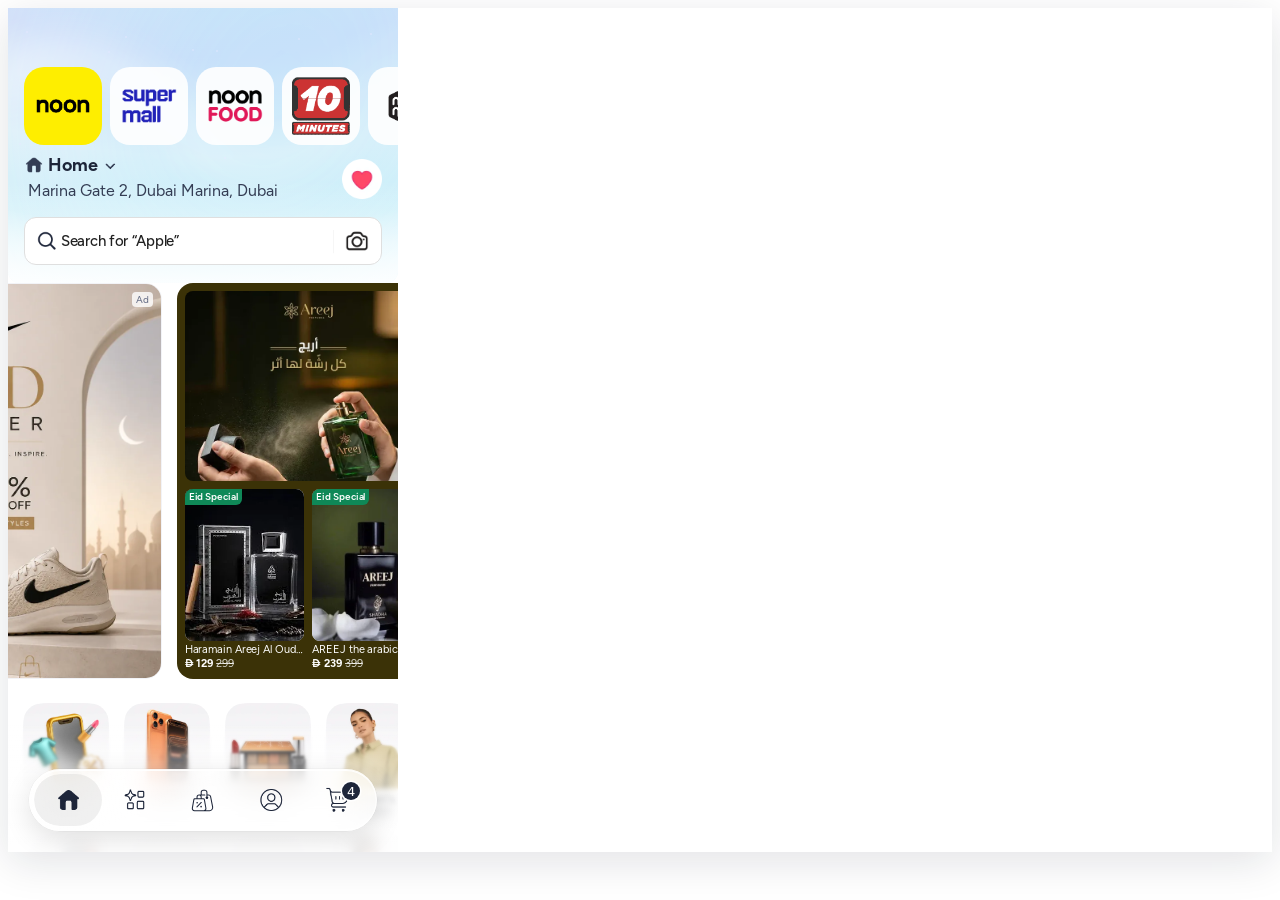
<file: gf/index.html>
<!doctype html><html><head><meta charset="utf-8">  <script type="module" crossorigin src="/gf/assets/index-BT3t0MvO.js"></script>
  <link rel="stylesheet" crossorigin href="/gf/assets/index-CGSK5aXw.css">
</head><body><div id="nkHome"></div></body></html>
</file>
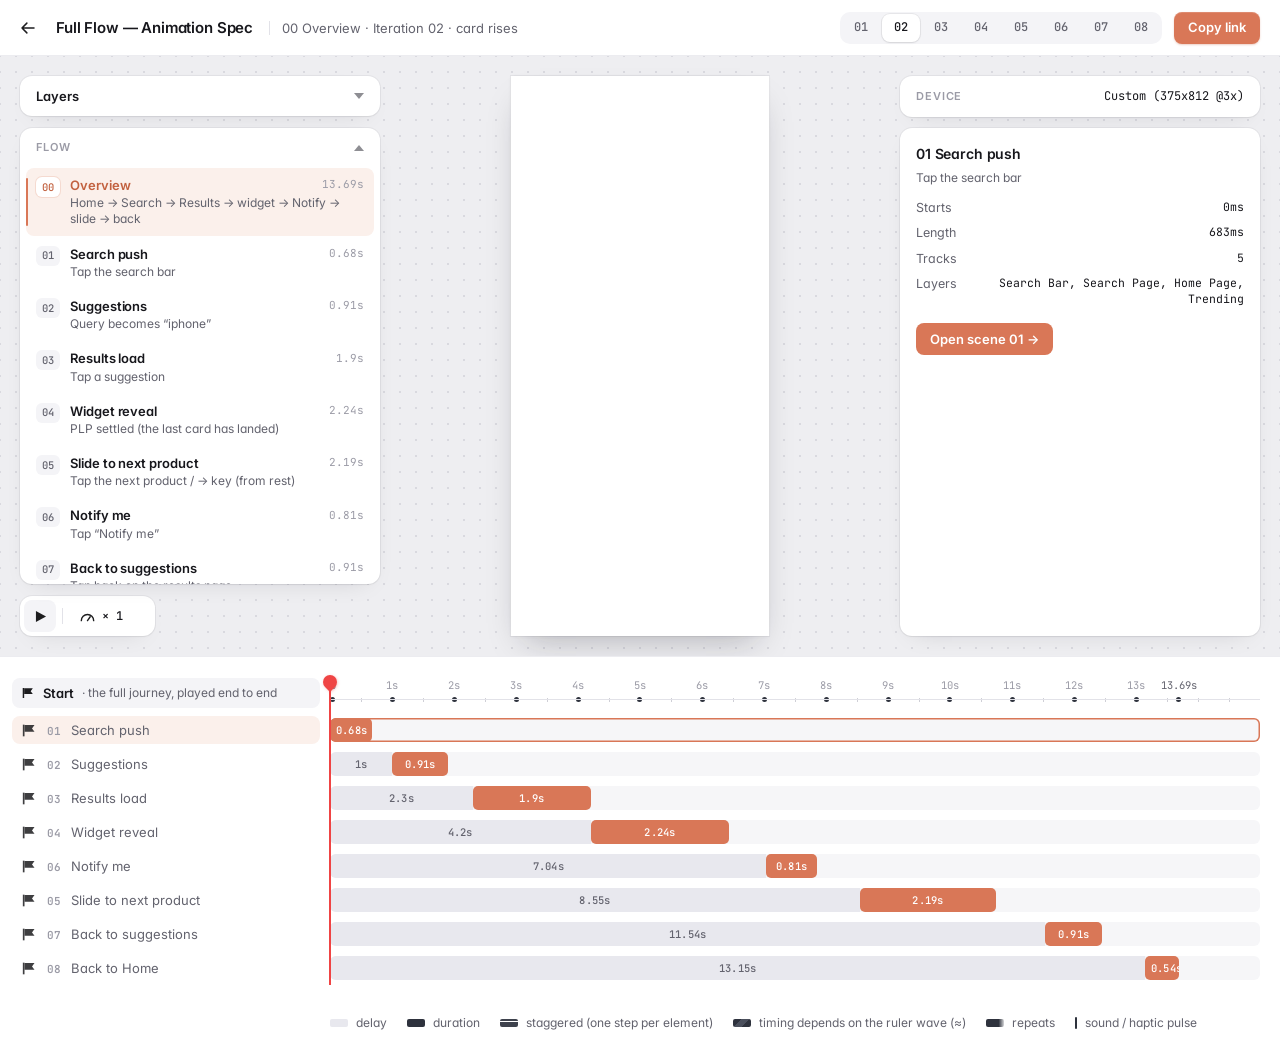
<file: spec/index.html>
<!doctype html>
<html lang="en">
<head>
<meta charset="utf-8" />
<meta name="viewport" content="width=device-width, initial-scale=1" />
<title>Full Flow Spec</title>
<link rel="preconnect" href="https://fonts.googleapis.com" />
<link rel="preconnect" href="https://fonts.gstatic.com" crossorigin />
<link href="https://fonts.googleapis.com/css2?family=Inter:wght@400;500;600;700&family=JetBrains+Mono:wght@400;500;600&display=swap" rel="stylesheet" />
<style>
/* Animation spec sheet for the whole noon flow — Home → Search → Results → iPhone widget → Notify → back.
   Same layout as a ProtoPie recording view: canvas (layers · flow · device · live preview · playback)
   over a timeline of property tracks — light bar = delay, dark bar = duration.
   The preview is the real prototype in an iframe; this page only drives it (it never edits it).
   System: 4/8/12/16/20 spacing · 15/13/12/11 type · 12px cards with a hairline · 32px controls. */
:root {
  --bg: #ffffff; --canvas: #eeeef1; --dot: #d9d9df; --card: #ffffff;
  --ink: #17171c; --ink-2: #63636e; --ink-3: #9b9ba6; --line: #ececf0; --line-2: #e2e2e8;
  --fill: #f4f4f7; --fill-2: #ededf1; --row: #f6f6f8; --delay: #e8e8ee; --dur: #2e323d; --dur-ink: #ffffff;
  --accent: #d97757; --accent-ink: #ffffff; --accent-50: #fbf0eb; --accent-600: #c2613f; --head: #ef4444;
  --r-card: 12px; --r-ctl: 8px; --r-trk: 6px;
  --sh-card: 0 0 0 1px rgba(17, 17, 28, .05), 0 1px 2px rgba(17, 17, 28, .04), 0 8px 24px -14px rgba(17, 17, 28, .18);
  --gut: 20px; --card-w: 360px;
  --lab: 320px; --rowh: 24px; --rowgap: 10px;
  --tl-pt: 16px; --tl-pr: 20px; --tl-pb: 24px;
  --sans: 'Inter', -apple-system, BlinkMacSystemFont, 'Segoe UI', sans-serif;
  --mono: 'JetBrains Mono', ui-monospace, SFMono-Regular, Menlo, monospace;
}
* { box-sizing: border-box; }
html, body { margin: 0; }
body { background: var(--bg); color: var(--ink); font-family: var(--sans); font-size: 13px; line-height: 1.4; -webkit-font-smoothing: antialiased; font-feature-settings: 'cv11', 'ss01'; }
button { font: inherit; color: inherit; background: none; border: 0; padding: 0; cursor: pointer; }
a { color: inherit; }
button:focus-visible, a:focus-visible { outline: 2px solid var(--accent); outline-offset: 2px; border-radius: var(--r-ctl); }

/* ── top bar ── */
.top { height: 56px; display: flex; align-items: center; gap: 12px; padding: 0 var(--gut) 0 12px; border-bottom: 1px solid var(--line); background: var(--bg); }
.top__back { width: 32px; height: 32px; display: grid; place-items: center; border-radius: var(--r-ctl); text-decoration: none; flex: none; transition: background-color .15s; }
.top__back svg { width: 18px; height: 18px; }
.top__back:hover { background: var(--fill); }
.top__title { font-size: 15px; font-weight: 600; letter-spacing: -0.01em; white-space: nowrap; overflow: hidden; text-overflow: ellipsis; min-width: 0; }
.top__title small { position: relative; margin-left: 12px; padding-left: 13px; color: var(--ink-2); font-size: 13px; font-weight: 400; letter-spacing: 0; }
.top__title small::before { content: ''; position: absolute; left: 0; top: 50%; width: 1px; height: 14px; margin-top: -7px; background: var(--line-2); }
.top__sp { flex: 1; }
.iters[hidden] { display: none; }
.iters { display: flex; gap: 2px; padding: 2px; background: var(--fill); border-radius: 10px; flex: none; }
.iters button { min-width: 38px; height: 28px; padding: 0 10px; border-radius: var(--r-ctl); font-family: var(--mono); font-size: 12px; font-weight: 500; color: var(--ink-2); transition: background-color .15s, color .15s; }
.iters button:hover { color: var(--ink); }
.iters button[aria-pressed="true"] { background: #fff; color: var(--ink); box-shadow: 0 0 0 1px rgba(17, 17, 28, .06), 0 1px 2px rgba(17, 17, 28, .08); }
.copy { height: 32px; padding: 0 14px; border-radius: var(--r-ctl); background: var(--accent); color: var(--accent-ink); font-size: 13px; font-weight: 600; flex: none; box-shadow: 0 1px 2px rgba(194, 97, 63, .3), inset 0 1px 0 rgba(255, 255, 255, .14); transition: background-color .15s; }
.copy:hover { background: var(--accent-600); }

/* ── canvas ── */
.canvas { position: relative; height: clamp(600px, 66vh, 760px); overflow: hidden;
  background-color: var(--canvas); background-image: radial-gradient(var(--dot) 1px, transparent 1.2px); background-size: 16px 16px; background-position: 8px 8px; }
.card { position: absolute; background: var(--card); border-radius: var(--r-card); box-shadow: var(--sh-card); }
.eyebrow, .flow h3, .device h3 { margin: 0; font-size: 11px; font-weight: 600; letter-spacing: .08em; text-transform: uppercase; color: var(--ink-3); }

/* left column: Layers and Flow are one accordion — opening one collapses the other to its header */
.side { position: absolute; left: var(--gut); top: var(--gut); bottom: calc(var(--gut) + 40px + 12px); width: var(--card-w); z-index: 4; display: flex; flex-direction: column; gap: 12px; }
.side > .card { position: relative; }
.layers { flex: none; display: flex; flex-direction: column; min-height: 0; overflow: hidden; }
.layers[data-open="true"] { flex: 1 1 auto; }
.layers__btn { width: 100%; height: 40px; display: flex; align-items: center; justify-content: space-between; padding: 0 16px; font-size: 13px; font-weight: 600; border-radius: var(--r-card); }
.layers__btn:hover { background: #fafafb; }
.layers__btn svg { transition: transform .2s; }
.layers[data-open="true"] .layers__btn { border-radius: var(--r-card) var(--r-card) 0 0; }
.layers[data-open="true"] .layers__btn svg { transform: rotate(180deg); }
.layers__list { display: none; flex: 1 1 auto; min-height: 0; border-top: 1px solid var(--line); padding: 6px; overflow: auto; }
.layers[data-open="true"] .layers__list { display: block; animation: panelIn .22s cubic-bezier(.2, .8, .2, 1); }
.layers__list button { width: 100%; text-align: left; padding: 8px 10px; border-radius: 6px; font-size: 13px; display: flex; align-items: baseline; justify-content: space-between; gap: 12px; }
.layers__list button:hover { background: var(--fill); }
.layers__list button[aria-pressed="true"] { background: var(--accent-50); color: var(--accent-600); font-weight: 600; }
.layers__list code { font-family: var(--mono); font-size: 11px; color: var(--ink-3); white-space: nowrap; overflow: hidden; text-overflow: ellipsis; max-width: 55%; }

.flow { flex: 1 1 auto; min-height: 0; display: flex; flex-direction: column; overflow: hidden; }
.flow__head { flex: none; width: 100%; height: 40px; display: flex; align-items: center; justify-content: space-between; padding: 0 16px; border-radius: var(--r-card); }
.flow__head:hover { background: #fafafb; }
.flow__head svg { transform: rotate(180deg); transition: transform .2s; }
.flow.is-collapsed { flex: none; }
.flow.is-collapsed ol { display: none; }
.flow.is-collapsed .flow__head svg { transform: none; }
.flow:not(.is-collapsed) ol { animation: panelIn .22s cubic-bezier(.2, .8, .2, 1); }
@keyframes panelIn { from { opacity: 0; transform: translateY(-4px); } }
.flow ol { list-style: none; margin: 0; padding: 0 6px 6px; overflow: auto; }
.flow li + li { margin-top: 1px; }
.flow li button { position: relative; width: 100%; text-align: left; display: grid; grid-template-columns: 24px 1fr auto; gap: 1px 10px; align-items: center; padding: 8px 10px; border-radius: var(--r-ctl); transition: background-color .15s; }
.flow li button:hover { background: var(--fill); }
.flow li button[aria-pressed="true"] { background: var(--accent-50); }
.flow li button[aria-pressed="true"]::before { content: ''; position: absolute; left: 0; top: 10px; bottom: 10px; width: 2px; border-radius: 2px; background: var(--accent); }
.flow .n { grid-row: 1 / 3; align-self: start; margin-top: 1px; width: 24px; height: 20px; display: grid; place-items: center; border-radius: 6px; background: var(--fill); font-family: var(--mono); font-size: 10.5px; font-weight: 500; color: var(--ink-2); }
.flow button[aria-pressed="true"] .n { background: #fff; color: var(--accent-600); box-shadow: 0 0 0 1px rgba(217, 119, 87, .18); }
.flow .nm { font-size: 13px; font-weight: 600; letter-spacing: -0.005em; }
.flow .len { font-family: var(--mono); font-size: 11px; color: var(--ink-3); font-variant-numeric: tabular-nums; }
.flow .tr { grid-column: 2 / 4; font-size: 12px; line-height: 1.35; color: var(--ink-2); }
.flow button[aria-pressed="true"] .nm { color: var(--accent-600); }
.tag { display: inline-block; padding: 1px 6px; border-radius: 99px; background: var(--accent-50); color: var(--accent-600); font-size: 10.5px; font-weight: 600; line-height: 16px; vertical-align: 1px; margin-left: 6px; letter-spacing: 0; text-transform: none; }
.tag--warm { background: #fff3e8; color: #b4530b; }

.device { right: var(--gut); top: var(--gut); width: var(--card-w); padding: 12px 16px; display: flex; align-items: center; justify-content: space-between; gap: 12px; min-height: 40px; }
.device p { margin: 0; font-family: var(--mono); font-size: 12px; color: var(--ink); }
.insp { right: var(--gut); top: calc(var(--gut) + 40px + 12px); width: var(--card-w); bottom: var(--gut); padding: 16px; overflow: auto; scrollbar-width: thin; }
.insp h3 { margin: 0; font-size: 14px; font-weight: 600; letter-spacing: -0.01em; line-height: 20px; }
.insp h3 span { font-weight: 400; color: var(--ink-2) !important; }
.insp__sub { margin: 6px 0 12px; font-size: 12px; color: var(--ink-2); }
.insp__sub code { display: inline-block; padding: 2px 6px; border-radius: 5px; background: var(--fill); color: var(--ink-2); font-family: var(--mono); font-size: 11px !important; }
.insp dl { display: grid; grid-template-columns: auto 1fr; gap: 8px 16px; margin: 0; font-size: 12.5px; }
.insp dt { color: var(--ink-2); }
.insp dd { margin: 0; font-family: var(--mono); font-size: 11.5px; text-align: right; word-break: break-word; font-variant-numeric: tabular-nums; color: var(--ink); }
.insp hr { border: 0; border-top: 1px solid var(--line); margin: 14px 0; }
.insp__plot { display: block; width: 100%; height: 104px; margin: 0 0 14px; padding: 6px 4px; border-radius: 10px; background: #fafafc; box-shadow: inset 0 0 0 1px var(--line); }
.insp__note { font-size: 12px; line-height: 1.5; color: var(--ink-2); margin: 12px 0 0; }
.insp__code { display: block; margin-top: 12px; padding: 10px 12px; background: var(--fill); border-radius: var(--r-ctl); font-family: var(--mono); font-size: 10.5px; line-height: 1.55; color: var(--ink-2); word-break: break-all; }
.insp__go { margin-top: 16px; height: 32px; padding: 0 14px; border-radius: var(--r-ctl); background: var(--accent); color: #fff; font-weight: 600; font-size: 13px; transition: background-color .15s; }
.insp__go:hover { background: var(--accent-600); }

.stage { position: absolute; left: 50%; top: var(--gut); bottom: var(--gut); transform: translateX(-50%); display: grid; place-items: start center; }
.phone { position: relative; width: var(--pw, 375px); height: var(--ph, 812px); transform-origin: 0 0; background: #fff; overflow: hidden;
  box-shadow: 0 0 0 1px rgba(17, 17, 28, .08), 0 2px 6px rgba(17, 17, 28, .06), 0 24px 48px -20px rgba(17, 17, 28, .28); }
.phone iframe { position: absolute; left: 0; top: 0; width: var(--pw, 375px); height: var(--ph, 812px); border: 0; opacity: 0; pointer-events: none; }
.phone iframe.is-front { opacity: 1; pointer-events: auto; }
.phone__veil { position: absolute; inset: 0; display: grid; place-items: center; background: rgba(255, 255, 255, .92); font-size: 22px; font-weight: 500; color: var(--ink-2); transition: opacity .25s; text-align: center; padding: 40px; }
.phone__veil[hidden] { display: grid; opacity: 0; pointer-events: none; }
.rec { position: absolute; z-index: 2; left: 28px; top: 28px; width: 14px; height: 14px; border-radius: 50%; background: var(--head); box-shadow: 0 0 0 4px rgba(239, 68, 68, .2); opacity: 0; transition: opacity .2s; }
.rec.is-on { opacity: 1; animation: recPulse 1.6s ease-in-out infinite; }
@keyframes recPulse { 50% { box-shadow: 0 0 0 7px rgba(239, 68, 68, .08); } }

.ctrl { position: absolute; left: var(--gut); bottom: var(--gut); height: 40px; display: flex; align-items: center; gap: 2px; padding: 4px; background: var(--card); border-radius: var(--r-card); box-shadow: var(--sh-card); z-index: 3; }
.ctrl button { height: 32px; min-width: 32px; padding: 0 10px; display: flex; align-items: center; justify-content: center; gap: 6px; border-radius: var(--r-ctl); transition: background-color .15s; }
.ctrl button:hover { background: var(--fill); }
.ctrl #play { width: 32px; padding: 0; background: var(--fill); }
.ctrl #play:hover { background: var(--fill-2); }
.ctrl #play svg { width: 12px; height: 13px; margin-left: 1px; }
.ctrl #speed svg { width: 17px; height: 14px; }
.ctrl i { width: 1px; height: 16px; margin: 0 4px; background: var(--line-2); }
.ctrl__speed { font-family: var(--mono); font-size: 12px; font-weight: 500; }
.ctrl__state { padding: 0 10px 0 6px; font-family: var(--mono); font-size: 11.5px; color: var(--ink-2); white-space: nowrap; font-variant-numeric: tabular-nums; }

/* ── timeline ── */
.tlwrap { overflow-x: auto; border-top: 1px solid var(--line); }
.tl { position: relative; min-width: 940px; padding: var(--tl-pt) var(--tl-pr) var(--tl-pb) 0; }
.tl__ruler { display: grid; grid-template-columns: var(--lab) 1fr; align-items: center; height: 40px; }
.tl__start { height: 30px; margin-left: 12px; display: flex; align-items: center; gap: 8px; padding: 0 12px 0 10px; background: var(--fill); border-radius: var(--r-ctl); font-size: 13px; font-weight: 600; white-space: nowrap; overflow: hidden; min-width: 0; }
.tl__start svg { flex: none; width: 13px; height: 12px; }
.tl__start small { font-size: 12px; color: var(--ink-2); font-weight: 400; overflow: hidden; text-overflow: ellipsis; min-width: 0; }
.tl__scale { position: relative; height: 40px; margin-left: 10px; }
.tl__scale::after { content: ''; position: absolute; left: 0; right: 0; top: 26px; height: 1px; background: var(--line-2); }
.tick { position: absolute; top: 5px; font-family: var(--mono); font-size: 10.5px; color: var(--ink-2); transform: translateX(-50%); white-space: nowrap; font-variant-numeric: tabular-nums; }
.tick::after { content: ''; position: absolute; left: 50%; top: 18.5px; width: 5px; height: 5px; margin-left: -2.5px; border-radius: 50%; background: var(--dur); }
.tick--minor { color: transparent; }
.tick--minor::after { width: 1px; height: 4px; margin-left: 0; border-radius: 0; background: #cfcfd6; top: 19.5px; }
.tick--zero { transform: none; }
.tick--zero::after { left: 0; margin-left: 0; }
.tl__rows { position: relative; }
.grp { display: grid; grid-template-columns: var(--lab) 1fr; height: 34px; align-items: end; padding-bottom: 4px; }
.grp b { padding-left: 22px; font-size: 11px; font-weight: 600; letter-spacing: .08em; text-transform: uppercase; color: var(--ink-3); }
.grp span { position: relative; margin-left: 10px; padding-bottom: 1px; font-family: var(--mono); font-size: 10.5px; color: var(--ink-3); display: flex; align-items: center; gap: 8px; }
.grp span::after { content: ''; flex: 1; height: 1px; background: var(--line); }
.row { display: grid; grid-template-columns: var(--lab) 1fr; height: calc(var(--rowh) + var(--rowgap)); align-items: center; cursor: pointer; }
.row__lab { display: flex; align-items: center; gap: 10px; height: calc(var(--rowh) + 4px); margin-left: 12px; padding-left: 10px; border-radius: var(--r-ctl); font-size: 13px; white-space: nowrap; overflow: hidden; transition: background-color .15s; }
.row__lab svg { flex: none; width: 15px; height: 15px; opacity: .85; }
.row__lab b { font-weight: 600; }
.row__lab span { color: var(--ink-2); overflow: hidden; text-overflow: ellipsis; }
.row__lab em { font-style: normal; font-family: var(--mono); font-size: 11px; color: var(--ink-3); }
.row:hover .row__lab { background: var(--row); }
.row__trk { position: relative; height: var(--rowh); margin-left: 10px; background: var(--row); border-radius: var(--r-trk); overflow: hidden; transition: background-color .15s; }
.row:hover .row__trk { background: #f0f0f4; }
.row[aria-selected="true"] .row__lab { background: var(--accent-50); }
.row[aria-selected="true"] .row__lab b { color: var(--accent-600); }
.row[aria-selected="true"] .row__trk { box-shadow: inset 0 0 0 1.5px var(--accent); }
.row.is-dim { opacity: .3; }
.bar { position: absolute; top: 0; height: 100%; display: grid; place-items: center; overflow: hidden; font-family: var(--mono); font-size: 10.5px; font-weight: 500; letter-spacing: .02em; white-space: nowrap; font-variant-numeric: tabular-nums; }
.bar--delay { background: var(--delay); color: var(--ink-2); }
.bar--dur { background: var(--dur); color: var(--dur-ink); border-radius: 5px; }
.bar--approx { background: repeating-linear-gradient(135deg, #2e323d 0 6px, #4a4f5c 6px 12px); }
.bar--repeat { background: linear-gradient(90deg, #2e323d 70%, rgba(46, 50, 61, .2)); }
.bar--step { border-radius: 2px; }
.bar--mark { width: 2px; margin-left: -1px; background: var(--dur); border-radius: 1px; }
.bar--scene { background: var(--accent); }
.bar span { padding: 0 6px; }
.after { position: absolute; top: 0; height: 100%; display: flex; align-items: center; padding-left: 8px; font-family: var(--mono); font-size: 10.5px; color: var(--ink-2); white-space: nowrap; pointer-events: none; }
.head { position: absolute; top: 2px; bottom: 0; width: 0; pointer-events: none; z-index: 2; }
.head::before { content: ''; position: absolute; left: -0.75px; top: 10px; bottom: 0; width: 1.5px; background: var(--head); }
.head::after { content: ''; position: absolute; left: -7px; top: 0; width: 14px; height: 14px; background: var(--head); border-radius: 50% 50% 50% 0; transform: rotate(-45deg); box-shadow: 0 1px 3px rgba(239, 68, 68, .35); }
.grip { position: absolute; left: -14px; top: -8px; width: 28px; height: 30px; pointer-events: auto; cursor: grab; border-radius: 50%; }
.head__line { position: absolute; left: -7px; width: 14px; top: 20px; bottom: 0; pointer-events: auto; cursor: ew-resize; }
.row__trk { cursor: ew-resize; touch-action: none; }
.grip:focus-visible { outline: 2px solid var(--accent); outline-offset: 2px; }
body.is-scrubbing, body.is-scrubbing * { cursor: grabbing !important; user-select: none; }
.tl__scale { cursor: ew-resize; touch-action: none; }
.grip { touch-action: none; }
.buf { position: absolute; left: 0; top: 24px; height: 3px; width: 0; background: #f0c4b2; border-radius: 2px; transition: width .1s linear; }
.lane { position: absolute; top: var(--tl-pt); bottom: var(--tl-pb); left: calc(var(--lab) + 10px); right: var(--tl-pr); pointer-events: none; }
.foot { display: flex; flex-wrap: wrap; align-items: center; gap: 8px 20px; margin: 0; padding: 4px var(--tl-pr) 28px calc(var(--lab) + 10px); font-size: 12px; color: var(--ink-2); line-height: 1.6; }
.foot code { font-family: var(--mono); font-size: 12px; }
.legend { display: inline-flex; align-items: center; gap: 8px; }
.legend i { display: inline-block; width: 18px; height: 8px; border-radius: 2px; }

@media (max-width: 1240px) { :root { --card-w: 300px; } }
@media (max-width: 960px) {
  :root { --lab: 220px; --gut: 16px; }
  .canvas { height: auto; padding: 16px; display: flex; flex-direction: column; gap: 12px; }
  .card, .stage, .ctrl, .side { position: static; transform: none; width: auto; }
  .side { flex: none; }
  .flow { max-height: 340px; }
  .layers[data-open="true"] .layers__list { max-height: 340px; }
  .stage { order: 2; height: 520px; }
  .ctrl { order: 3; align-self: flex-start; }
  .insp { order: 4; }
  .top__title small { display: none; }
  .row__lab { gap: 8px; }
  .foot { padding-left: 16px; }
}
@media (max-width: 560px) { .copy { display: none; } .top { gap: 8px; } .iters button { min-width: 32px; padding: 0 6px; } }
</style>
</head>
<body>
<header class="top">
  <a class="top__back" id="back" href="/" aria-label="Back to the prototype"><svg width="24" height="24" viewBox="0 0 24 24" fill="none"><path d="M20 12H4m0 0 6.5-6.5M4 12l6.5 6.5" stroke="#1d1d1f" stroke-width="2" stroke-linecap="round" stroke-linejoin="round"/></svg></a>
  <div class="top__title" id="title">Full Flow — Animation Spec</div>
  <div class="top__sp"></div>
  <div class="iters" id="iters" role="group" aria-label="Iteration">
  </div>
  <button class="copy" id="copy">Copy link</button>
</header>

<section class="canvas" id="canvas">
  <div class="side" id="side">
  <div class="card layers" id="layers" data-open="false">
    <button class="layers__btn" id="layersBtn" aria-expanded="false"><span id="layersLabel">Layers</span><svg width="10" height="6" viewBox="0 0 10 6"><path d="M0 0h10L5 6z" fill="#8e8e93"/></svg></button>
    <div class="layers__list" id="layersList"></div>
  </div>
  <nav class="card flow" aria-label="Flow scenes"><button class="flow__head" id="flowHead" aria-expanded="true"><h3>Flow</h3><svg width="10" height="6" viewBox="0 0 10 6"><path d="M0 0h10L5 6z" fill="#8e8e93"/></svg></button><ol id="flow"></ol></nav>
  </div>
  <div class="stage" id="stage">
    <div class="phone" id="phone">
      <span class="rec" id="rec" aria-hidden="true"></span>
      <div class="phone__veil" id="veil">Loading the prototype…</div>
    </div>
  </div>
  <div class="card device"><h3>Device</h3><p id="deviceLabel">Custom (375x812 @3x)</p></div>
  <aside class="card insp" id="insp" aria-live="polite"></aside>
  <div class="ctrl">
    <button id="play" aria-label="Play"><svg id="playIco" width="16" height="18" viewBox="0 0 16 18"><path d="M1 1.5v15L15 9z" fill="#1d1d1f"/></svg></button>
    <i></i>
    <button id="speed" class="ctrl__speed" aria-label="Playback speed"><svg width="22" height="18" viewBox="0 0 22 18" fill="none"><path d="M3 15a8 8 0 1 1 16 0" stroke="#1d1d1f" stroke-width="1.8" stroke-linecap="round"/><path d="m11 15 3.5-5" stroke="#1d1d1f" stroke-width="1.8" stroke-linecap="round"/></svg><span id="speedLbl">× 1</span></button>
    <span class="ctrl__state" id="state"></span>
  </div>
</section>

<div class="tlwrap">
  <div class="tl" id="tl">
    <div class="tl__ruler">
      <div class="tl__start"><svg width="18" height="16" viewBox="0 0 18 16"><path d="M2 1v14" stroke="#1d1d1f" stroke-width="2"/><path d="M3 1.5h12l-3 4 3 4H3z" fill="#1d1d1f"/></svg>Start <small id="trigger"></small></div>
      <div class="tl__scale" id="scale"></div>
    </div>
    <div class="tl__rows" id="rows"></div>
    <div class="lane" id="lane"><div class="buf" id="buf"></div><div class="head" id="head"><button class="grip" id="grip" aria-label="Playhead — drag to scrub, arrow keys step a frame"></button><i class="head__line" id="headLine" aria-hidden="true"></i></div></div>
  </div>
  <p class="foot">
    <span class="legend"><i style="background:var(--delay)"></i>delay</span>
    <span class="legend"><i style="background:var(--dur)"></i>duration</span>
    <span class="legend"><i style="background:linear-gradient(180deg,#3e424d 0 30%,transparent 30% 40%,#3e424d 40% 70%,transparent 70% 80%,#3e424d 80%)"></i>staggered (one step per element)</span>
    <span class="legend"><i class="bar--approx" style="position:static"></i><span id="legendApprox">timing varies at runtime (≈)</span></span>
    <span class="legend"><i class="bar--repeat" style="position:static"></i>repeats</span>
    <span class="legend"><i style="width:2px;height:12px;background:var(--dur);border-radius:1px"></i>sound / haptic pulse</span>
  </p>
</div>

<script>
/* ═══ SpecKit — generic helpers shared by every spec sheet (do not edit per project) ═══
   Row helpers: S(spring key, {x0, v0}) · C(curve key) · H(haptic kind, layer, selector, ms | [ms…], note)
   Maths: springFn(ω, ζ, x0, v0) → { d(t), v(t) } (t in s) · firstT(f, test) → first ms where test(d, v)
   Layout: rowEnd(row) / sceneEnd(rows) in ms.                                                     */
window.SpecKit = (() => {
  const springFn = (w, z, x0, v0 = 0) => { const wd = w * Math.sqrt(1 - z * z), a = z * w;
    return { d: (t) => Math.exp(-a * t) * (x0 * Math.cos(wd * t) + ((v0 + a * x0) / wd) * Math.sin(wd * t)),
             v: (t) => Math.exp(-a * t) * (v0 * Math.cos(wd * t) - ((a * v0 + w * w * x0) / wd) * Math.sin(wd * t)) }; };
  const firstT = (f, test, max = 4) => { for (let t = 0; t < max; t += 0.001) if (test(f.d(t), f.v(t))) return t * 1000; return max * 1000; };
  const S = (k, extra = {}) => ({ kind: 'spring', k, ...extra });
  const C = (k) => ({ kind: 'curve', k });
  // haptics (app.js Haptics): iOS generator + style, Android vibrate, iOS-Safari fallback
  const HAP = {
    tap:     { name: 'tap',     gen: 'UIImpactFeedbackGenerator', style: 'light', vibe: '8ms', call: 'Haptics.tap()' },
    tick:    { name: 'tick',    gen: 'UISelectionFeedbackGenerator', style: 'selection', vibe: '4ms', call: 'Haptics.tick()' },
    snap:    { name: 'snap',    gen: 'UIImpactFeedbackGenerator', style: 'medium', intensity: 0.8, vibe: '12ms', call: 'Haptics.snap()' },
    edge:    { name: 'edge',    gen: 'UIImpactFeedbackGenerator', style: 'rigid', intensity: 0.6, vibe: '10ms', call: 'Haptics.edge()' },
    success: { name: 'success', gen: 'UINotificationFeedbackGenerator', style: 'success', vibe: '[10, 40, 16]', call: 'Haptics.success()' },
  };
  const H = (k, layer, sel, at, note, extra = {}) => ({ icon: 'haptic', prop: 'Haptic', layer, sel, delay: Array.isArray(at) ? (at[0] || 0) : at, dur: 10, from: '—', to: '—',
    ease: { kind: 'haptic', ...HAP[k] }, marks: Array.isArray(at) ? at : [at], note, ...extra });
  const rowEnd = (r) => r.delay + (r.stagger ? (r.stagger.n - 1) * r.stagger.step : 0) + (r.marks ? Math.max(...r.marks) - r.delay : 0) + r.dur;
  const sceneEnd = (rows) => Math.max(...rows.filter((r) => !r.grp && !r.repeat).map(rowEnd));
  // a PP-style sampled spring's length for a travel of |d| (settles to 0.02 of a unit)
  const sampleLen = (spr, d) => 1000 * Math.max(0.2, Math.log(Math.max(Math.abs(d), 0.02) / 0.02) / (spr.z * spr.w) + 0.05);
  const wait = (ms) => new Promise((r) => setTimeout(r, ms));   // real time (for history / tasks to land)
  return { springFn, firstT, S, C, H, HAP, rowEnd, sceneEnd, sampleLen, wait };
})();
</script>

<script id="spec-config">
/* ═══ PROJECT CONFIG — everything specific to this prototype lives here ═══════════
   The engine below never changes between projects: it reads window.SPEC only.
   title · device {w, h, label} · paths {iteration: url} · iterations {iteration: label}
   springs {key: {name, w, z, src}} · curves {key: {name, fn: 'linear(…)'}}
   scenes [{id, name, trig, summary?, varies?, overview?, rows(v) → rows}] · overview(v) → {rows, beats}
   states {name: async (doc, win, eng) => …} · prep {sceneId: stateName|null} · fire {sceneId: (doc, win) => …} */
window.SPEC = (() => {
  const { springFn, firstT, S, C, H, rowEnd, sceneEnd, wait: realWait } = SpecKit;
  const PATHS = { 1: '/', 2: '/v2/', 3: '/v3/', 4: '/v4/', 5: '/v5/', 6: '/v6/', 7: '/v7/', 8: '/v8/' };
  const SPR = {
    pp:    { name: 'Handoff spring', w: 16.75, z: 0.81, src: 'PP — ProtoPie handoff r/8e30fe8e' },
    title: { name: 'Heading spring', w: 11.5,  z: 0.6,  src: 'LINE — fitted to ref_widget.mp4' },
    glide: { name: 'FTUX glide spring', w: 10.5, z: 0.92, src: 'FTUX' },
    snap:  { name: 'Snap spring', w: 12, z: 0.92, src: 'SNAP' },
    sel:   { name: 'Selection spring', w: 13, z: 0.8, src: 'SEL' },
    pop:   { name: 'Pop spring', w: 15, z: 0.7, src: 'pill pop / press' },
    morph: { name: 'Morph spring', w: 14, z: 0.86, src: 'pill morph · DONE' },
    check: { name: 'Check pop spring', w: 16, z: 0.6, src: 'notifyMe · check' },
  };
  const CURVE = {
    out:    { name: 'Ease-out (handoff)', fn: 'linear(0, 0.2363, 0.3453, 0.4424, 0.5291, 0.607, 0.6754, 0.7351, 0.7873, 0.8322, 0.8702, 0.9019, 0.9278, 0.9489, 0.9654, 0.9779, 0.9871, 0.9933, 0.9971, 0.9991, 1)' },
    io:     { name: 'Ease-in-out (handoff)', fn: 'linear(0, 0.009, 0.0207, 0.0384, 0.0644, 0.1004, 0.1507, 0.2205, 0.3141, 0.4332, 0.5641, 0.6834, 0.7786, 0.8477, 0.8976, 0.9344, 0.9605, 0.9789, 0.9908, 0.9976, 1)' },
    reveal: { name: 'Reveal fade (recorded)', fn: 'linear(0, 0.1202, 0.2309, 0.3305, 0.4218, 0.5033, 0.5773, 0.6428, 0.7018, 0.7532, 0.7988, 0.838, 0.8722, 0.9008, 0.9252, 0.945, 0.9612, 0.9737, 0.9834, 0.9902, 0.995, 0.9978, 0.9994, 0.9999, 1)' },
    title:  { name: 'Heading fade (recorded)', fn: 'linear(0, 0.12 11.5%, 0.25 22.4%, 0.4 33.6%, 0.55 44.4%, 0.69 55.3%, 0.81 66.4%, 0.91 77.2%, 0.97 88.2%, 1)' },
    lin:    { name: 'Linear', fn: 'linear(0, 1)' },
  };
  const ppLen = (d) => 1000 * Math.max(0.2, Math.log(Math.max(Math.abs(d), 0.02) / 0.02) / (SPR.pp.z * SPR.pp.w) + 0.05);   // PP.spring sample length
  const titleLen = 1000 * Math.log(14 / 0.02) / (SPR.title.z * SPR.title.w);
  // page push: progress spring released from rest; settles when |x| < 0.0004 and |v| < 0.02
  const pushLen = firstT(springFn(SPR.pp.w, SPR.pp.z, -1, 0), (d, v) => Math.abs(d) < 0.0004 && Math.abs(v) < 0.02);
  // FTUX glide: −288px → 0
  const gF = springFn(SPR.glide.w, SPR.glide.z, -288, 0);
  const glide = { sel: firstT(gF, (d, v) => Math.abs(d) < 4 && Math.abs(v) < 80), land: firstT(gF, (d, v) => Math.abs(d) < 0.5 && Math.abs(v) < 15) };
  // one-product snap from rest (tap / arrow key): +144px → 0 on the snap spring, sampled per 60fps frame for sound + wave
  const slide = (() => {
    const f = springFn(SPR.snap.w, SPR.snap.z, 144, 0);
    const sel = firstT(f, (d, v) => Math.abs(d) < 4 && Math.abs(v) < 80), land = firstT(f, (d, v) => Math.abs(d) < 0.5 && Math.abs(v) < 15);
    const snapAt = firstT(f, (d) => d < 72);
    let lastTick = 0, lastAt = -1e9, ticks = [], lastMove = 0, prev = 144;
    let hTick = -1e9, hAny = -1e9, hTicks = [], hSnap = null, pend = null, snapped = false;
    for (let k = 1; k * (1000 / 60) < land + 200; k++) {
      const t = k / 60, d = f.d(t), ti = Math.round((144 - d) / 8), ms = t * 1000;
      if (pend != null && pend <= ms) { hSnap = pend; hAny = pend; pend = null; }   // the deferred snap fires between frames
      const snapFrame = !snapped && d < 72;
      if (ti !== lastTick) {
        lastTick = ti; if (Math.abs(ms - snapAt) < 9) lastAt = ms; else if (ms - lastAt >= 100) { lastAt = ms; ticks.push(ms); }
        if (!snapFrame && ms - hTick >= 40) { hTick = ms; if (ms - hAny >= 40) { hTicks.push(ms); hAny = ms; } }
      }
      if (snapFrame) { snapped = true; if (ms - hAny >= 40) { hSnap = ms; hAny = ms; } else pend = hAny + 41; }
      if (Math.abs(prev - d) * 60 > 20) lastMove = ms; prev = d;
    }
    const waveEnd = lastMove + 50 + 100;
    return { sel, land, snapAt, ticks, waveEnd, hTicks, hSnap: hSnap ?? snapAt };
  })();


  /* ═══ scenes ═════════════════════════════════════════════════════════════ */
  function revealRows(v) {
    const T0 = 50, rows = [];
    const add = (r) => rows.push(r);
    add({ grp: 'Reveal', at: T0, note: 'Fires 50ms after the PLP settles.' });
    add({ icon: 'size', prop: 'Height', layer: 'Widget Container', sel: '#roster', delay: T0, dur: ppLen(286), from: '0px', to: '286px', ease: S('pp'),
      note: 'The widget box grows open; the product grid below rides down on its edge.' });
    if (v === 1) {
      add({ icon: 'move', prop: 'Move Y', layer: 'Widget Content', sel: '#rosterIn', delay: T0, dur: ppLen(71.5), from: '−71.5px', to: '0px', ease: S('pp'),
        note: 'Parallax: the content behind the opening edge travels a quarter of the grid’s distance (286 × 0.25).' });
      add({ icon: 'move', prop: 'Move Y', layer: 'Title', sel: '.roster__title', delay: T0, dur: titleLen, from: '14px', to: '0px', ease: S('title', { x0: 14, v0: -85 }),
        note: 'Launched upward at 85px/s, overshoots ~1.6px above its line and eases back.' });
      add({ icon: 'opacity', prop: 'Opacity', layer: 'Title', sel: '.roster__title', delay: T0 + 20, dur: 152, from: '0', to: '1', ease: C('title') });
      add({ icon: 'opacity', prop: 'Opacity', layer: 'Slider Card', sel: '#rosterRail', delay: T0 + 25, dur: 276, from: '0', to: '1', ease: C('out') });
    } else {
      const two = v === 2;
      add({ icon: 'scale', prop: 'Scale', layer: 'Slider Card', sel: '#rosterRail', delay: T0, dur: ppLen(1), from: '90%', to: '100%', ease: S('pp'),
        note: `Scale and Move Y share one spring progress, so they overshoot together (1.3% → 100.13%). Source: ProtoPie recording ${two ? 'r/0e6f5901' : 'r/be662fe6'}.` });
      add({ icon: 'move', prop: 'Move Y', layer: 'Slider Card', sel: '#rosterRail', delay: T0, dur: ppLen(1), from: two ? '20px' : '−30px', to: '0px', ease: S('pp'),
        note: two ? 'The card rises 20px into place.' : 'The card drops in from 30px above.' });
      add({ icon: 'opacity', prop: 'Opacity', layer: 'Slider Card', sel: '#rosterRail', delay: T0 + 17, dur: 300, from: '0', to: '1', ease: C('reveal') });
      add({ icon: 'move', prop: 'Move Y', layer: 'Title', sel: '.roster__title', delay: T0 + (two ? 33 : 41), dur: ppLen(two ? 10 : 6), from: two ? '10px' : '6px', to: '0px', ease: S('pp') });
      add({ icon: 'opacity', prop: 'Opacity', layer: 'Title', sel: '.roster__title', delay: T0 + (two ? 50 : 58), dur: 300, from: '0', to: '1', ease: C('reveal') });
    }
    const G = T0 + 700, P = G + glide.land + 60;
    add({ grp: 'First-time hint', at: G, note: '700ms after the reveal starts the rail glides back two products to the iPhone Duo.' });
    add({ icon: 'move', prop: 'Move X', layer: 'Slider Rail', sel: '#rosterRail', delay: G, dur: glide.land, from: '−288px', to: '0px', ease: S('glide', { x0: -288 }),
      note: 'Rests on iPhone 17 (two products in, 2 × 144px pitch) and glides back to the Duo — silent, no bounce. Frame-driven; “landed” = within 0.5px and under 15px/s.' });
    add({ icon: 'scale', prop: 'Scale', layer: 'Selection Circle', sel: '.roster__sel', delay: G, dur: 240, from: '100%', to: '94%', ease: C('io'), note: 'Eases down 6% the moment the rail moves.' });
    add({ icon: 'scale', prop: 'Scale', layer: 'Selected Dot', sel: '.roster__dot', delay: G, dur: 160, from: '100%', to: '0%', ease: C('io'), note: 'The pink dot under the red line hides while the rail moves.' });
    add({ icon: 'scale', prop: 'Scale', layer: 'Selection Circle', sel: '.roster__sel', delay: G + glide.sel, dur: 800, from: '94%', to: '100%', ease: S('sel'),
      note: 'Starts growing back as the rail arrives (within 4px and under 80px/s).' });
    add({ icon: 'scale', prop: 'Scale', layer: 'Selected Dot', sel: '.roster__dot', delay: P + 165, dur: ppLen(1), from: '0%', to: '100%', ease: S('pp'), approx: true,
      note: 'Pops back 90ms after the ruler wave has settled, so its start varies slightly (measured ≈ +165ms after the pill).' });
    add({ grp: 'Notify pill', at: P, note: 'Springs up 60ms after the rail lands on the Duo.' });
    add({ icon: 'opacity', prop: 'Opacity', layer: 'Notify Pill', sel: '.rp__notify', delay: P, dur: 183, from: '0', to: '1', ease: C('out') });
    add({ icon: 'scale', prop: 'Scale', layer: 'Notify Pill', sel: '.rp__notify', delay: P, dur: 700, from: '0%', to: '100%', ease: S('pop'), note: 'Pops in as a 30px circle holding the bell.' });
    add({ icon: 'size', prop: 'Width', layer: 'Notify Pill', sel: '.rp__notify', delay: P + 200, dur: 620, from: '30px', to: '97px', ease: S('morph'),
      note: 'The circle widens into the 97×30 pill about its centre (left 37.5 → 4px).' });
    add({ icon: 'move', prop: 'Move X', layer: 'Bell', sel: '.rp__notify > img', delay: P + 200, dur: 620, from: '−63px', to: '0px', ease: S('morph'), note: 'Glides from the circle’s centre to its place at the right end.' });
    add({ icon: 'opacity', prop: 'Opacity · Blur', layer: '“Notify me”', sel: '.rp__cta', delay: P + 285, dur: 240, from: '0 · 3px', to: '1 · 0px', ease: C('out'),
      note: 'Uncovered in place by the widening edges (translateX −33.5 → 0 keeps it still) and fades up out of a slight blur.' });
    return rows;
  }
  const OFF = (5 - 1) * 25 + 150 + 10;           // results: rows finish leaving (+10ms) before the page arrives
  const SETTLED = OFF + 680 + 7 * 60 + 353 + 189; // last card skeleton gone = PLP settled
  const cardsIn = (at, grp) => [
    { icon: 'move', prop: 'Move Y', layer: 'Product Cards', sel: '.pcard', delay: at, dur: ppLen(16), from: '16px', to: '0px', ease: S('pp'), stagger: { n: 8, step: 60, order: 'grid order' }, note: 'Each card rises 16px into place, 60ms apart.' },
    { icon: 'opacity', prop: 'Opacity', layer: 'Product Cards', sel: '.pcard', delay: at, dur: 183, from: '0', to: '1', ease: C('out'), stagger: { n: 8, step: 60, order: 'grid order' } },
    { icon: 'opacity', prop: 'Opacity', layer: 'Card Skeletons', sel: '.pslot > .skel', delay: at + 353, dur: 189, from: '1', to: '0', ease: C('io'), stagger: { n: 8, step: 60, order: 'grid order' }, note: 'Each card’s skeleton fades out 353ms after its card starts.' },
  ];
  const SCENES = [
    { id: 0, name: 'Overview', trig: 'the full journey, played end to end', summary: 'Home → Search → Results → widget → Notify → slide → back', overview: true },
    { id: 1, name: 'Search push', trig: 'Tap the search bar', rows: () => [
      H('tap', 'Search Bar', '#searchEntry', 0, 'A light tap the moment the search bar is pressed.'),
      { icon: 'move', prop: 'Move X', layer: 'Search Page', sel: '#search', delay: 0, dur: pushLen, from: '375px', to: '0px', ease: S('pp', { x0: -1 }), driver: 'frame',
        note: 'Slides in from the right on the handoff spring, released on touch-up. Interruptible: an edge swipe from the left 24px hands its velocity to the same spring (projected 180ms ahead to choose pop vs stay). The keyboard is raised in the same tap.' },
      { icon: 'move', prop: 'Move X', layer: 'Home Page', sel: '#home', delay: 0, dur: pushLen, from: '0px', to: '−196.3px', ease: S('pp', { x0: -1 }), driver: 'frame',
        note: 'Parallax under the push: 200/382 of the screen width (375 → 196.3px). Home is not dimmed.' },
      { icon: 'move', prop: 'Move Y', layer: 'Trending', sel: '.srch__art', delay: 124, dur: ppLen(20), from: '20px', to: '0px', ease: S('pp'), note: 'Trending searches + banners rise in on their own beat, 124ms after touch-up.' },
      { icon: 'opacity', prop: 'Opacity', layer: 'Trending', sel: '.srch__art', delay: 124, dur: 183, from: '0', to: '1', ease: C('out') },
    ] },
    { id: 2, name: 'Suggestions', trig: 'Query becomes “iphone”', rows: () => [
      { icon: 'move', prop: 'Move Y', layer: 'Trending', sel: '.srch__art', delay: 0, dur: ppLen(20), from: '0px', to: '20px', ease: S('pp'), note: 'On the first keystroke the trending block drops 20px away.' },
      { icon: 'opacity', prop: 'Opacity', layer: 'Trending', sel: '.srch__art', delay: 0, dur: 189, from: '1', to: '0', ease: C('io') },
      { icon: 'move', prop: 'Move Y', layer: 'Suggestion Rows', sel: '.sug', delay: 110, dur: ppLen(20), from: '−20px', to: '0px', ease: S('pp'), stagger: { n: 5, step: 60, order: 'top → bottom' },
        note: '110ms after the query matches, the five rows fall 20px into place, top to bottom. If the query stops matching they leave bottom → top, 40ms apart, lifting 20px (S-curve fade).' },
      { icon: 'opacity', prop: 'Opacity', layer: 'Suggestion Rows', sel: '.sug', delay: 110, dur: 183, from: '0', to: '1', ease: C('out'), stagger: { n: 5, step: 60, order: 'top → bottom' } },
    ] },
    { id: 3, name: 'Results load', trig: 'Tap a suggestion', rows: () => [
      H('tap', 'Suggestion Row', '.sug', 0, 'A light tap on press of the suggestion.'),
      { grp: 'Suggestions leave', at: 0 },
      { icon: 'move', prop: 'Move Y', layer: 'Suggestion Rows', sel: '.sug', delay: 0, dur: 150, from: '0px', to: '−12px', ease: C('io'), stagger: { n: 5, step: 25, order: 'bottom → top' }, note: 'A quicker exit than backspacing, so it can finish before the page arrives.' },
      { icon: 'opacity', prop: 'Opacity', layer: 'Suggestion Rows', sel: '.sug', delay: 0, dur: 130, from: '1', to: '0', ease: C('io'), stagger: { n: 5, step: 25, order: 'bottom → top' } },
      { grp: 'Results page', at: OFF, note: 'Starts 10ms after the last row is gone.' },
      { icon: 'opacity', prop: 'Opacity', layer: 'Results Page', sel: '#plp', delay: OFF, dur: 300, from: '0', to: '1', ease: C('io'), note: 'The skeleton page fades in over the search page; the search bar never moves.' },
      { icon: 'move', prop: 'Move X', layer: 'Shimmer Band', sel: '.pslot > .skel', delay: OFF + 120, dur: 1867, from: '−200px', to: '640px', ease: C('lin'), repeat: true,
        note: 'One 195px light band leaning 17°, sweeping 450px/s across every skeleton, repeating every 1.867s until the content lands.' },
      { icon: 'move', prop: 'Move Y', layer: 'Bottom Nav', sel: '#plpNav', delay: OFF + 224, dur: ppLen(88), from: '88px', to: '0px', ease: S('pp') },
      { icon: 'move', prop: 'Move Y', layer: 'Filter Chips', sel: '.chip', delay: OFF + 480, dur: ppLen(20), from: '−20px', to: '0px', ease: S('pp'), stagger: { n: 5, step: 60, order: 'left → right' } },
      { icon: 'opacity', prop: 'Opacity', layer: 'Filter Chips', sel: '.chip', delay: OFF + 480, dur: 189, from: '0', to: '1', ease: C('io'), stagger: { n: 5, step: 60, order: 'left → right' } },
      { icon: 'opacity', prop: 'Opacity', layer: 'Chip Skeletons', sel: '.skel--chip', delay: OFF + 480, dur: 189, from: '1', to: '0', ease: C('io'), stagger: { n: 5, step: 60, order: 'left → right' } },
      ...cardsIn(OFF + 680),
      { grp: `PLP settled @ ${SETTLED}ms → scene 4`, at: SETTLED },
    ] },
    { id: 4, name: 'Widget reveal', trig: 'PLP settled (the last card has landed)', rows: (v) => revealRows(v) },
    { id: 5, name: 'Slide to next product', trig: 'Tap the next product / → key (from rest)', rows: () => [
      { icon: 'move', prop: 'Move X', layer: 'Slider Rail', sel: '#rosterRail', delay: 0, dur: slide.land, from: '0px', to: '−144px', ease: S('snap', { x0: 144 }), driver: 'frame',
        note: 'Snaps one product (144px pitch) on a soft spring. A swipe carries the finger’s velocity, capped so a hard flick glides in: toward the slot ≤ 1.2·ω·distance, away ≤ 600px/s. Bounded to 10 products with a rubber band past either end.' },
      { icon: 'scale', prop: 'Scale', layer: 'Products', sel: '.rp', delay: 0, dur: slide.land, from: '100%', to: '90%', ease: { kind: 'custom', label: 'Bound to rail', tag: 'smoothstep', info: [['Unselected', '90%'], ['Origin', 'top of the name row']],
          code: 'scale = 1 − 0.1 · smoothstep(min(1, |slot − x| / 144))',
          plot: { span: slide.land / 1000, f: (() => { const f = springFn(SPR.snap.w, SPR.snap.z, 144, 0); return (t) => { const u = Math.min(1, (144 - f.d(t)) / 144); return u * u * (3 - 2 * u); }; })() } },
        note: 'Bound to the rail position: unselected products sit at 90%; scale = 1 − 0.1·smoothstep(|offset| / 144), so it rests near the slot and near the others.' },
      { icon: 'scale', prop: 'Scale', layer: 'Selection Circle', sel: '.roster__sel', delay: 0, dur: 240, from: '100%', to: '94%', ease: C('io') },
      { icon: 'scale', prop: 'Scale', layer: 'Selected Dot', sel: '.roster__dot', delay: 0, dur: 160, from: '100%', to: '0%', ease: C('io') },
      { icon: 'scale', prop: 'Scale Y · Tint', layer: 'Ruler Wave', sel: '.roster__ruler', delay: 0, dur: slide.waveEnd, from: '×1', to: '×1.43', ease: { kind: 'custom', label: 'Envelope', tag: 'Ruler wave',
          info: [['Peak', '×1.43 · σ 17.5px'], ['Attack', '20ms'], ['Hold', '50ms after &lt; 20px/s'], ['Decay', '100ms · (1 − u)^1.6'], ['Tint', 'max 0.92 · σ 12px (+14 trailing)']],
          code: 'WAVE { A: 0.43, SIGMA: 17.5, ATTACK: 0.02, HOLD: 50, DECAY: 100, V_MIN: 20 } · TINT { MAX: 0.92, SIGMA: 12, TRAIL: 14, LEAD: 3 }',
          plot: { span: slide.waveEnd / 1000, f: (() => { const stop = (slide.waveEnd - 150) / 1000; return (t) => (t < stop + 0.05 ? 1 - Math.exp(-t / 0.02) : (1 - Math.min(1, (t - stop - 0.05) / 0.1)) ** 1.6); })() } },
        note: 'While the rail moves, each tick grows by a bell curve of its distance from the red line (×1.43 beside it, σ 17.5px) and takes on the line’s colour, smeared toward the side it travels to; the red line reaches up by the same amount.' },
      { icon: 'sound', prop: 'Sound', layer: 'Ruler Ticks', sel: '.roster__ruler', delay: slide.ticks[0] || 0, dur: 14, from: '—', to: '—', ease: { kind: 'sound', f: 2900, q: 4, ms: 14, code: 'Sfx.tick() — click(2900, 4, 14, 0.07)' }, marks: slide.ticks,
        note: 'A crisp click each time a ruler tick crosses the line, never closer than 100ms.' },
      { icon: 'sound', prop: 'Sound', layer: 'Snap', sel: '.rp.is-sel', delay: slide.snapAt, dur: 22, from: '—', to: '—', ease: { kind: 'sound', f: 2400, q: 3, ms: 22, body: true, code: 'Sfx.snap() — click(2400, 3, 22, 0.12, 0.05)' }, marks: [slide.snapAt],
        note: 'A fuller click (with a short sine “tock”) the moment the new product takes the slot (halfway, 72px).' },
      H('tick', 'Ruler Ticks', '.roster__ruler', slide.hTicks, 'A selection tick each time a ruler tick crosses the red line while the rail is dragged or coasting — the picker-wheel feel — at least 40ms apart. None in the frame a product lands (that one is the snap) and none past either end. Pulling past the first or last product plays one rigid bump instead (rigid @0.6).'),
      H('snap', 'Snap', '.rp.is-sel', slide.hSnap, 'A firmer tap as the new product takes the slot. Inside 40ms of a tick it waits just past the gap, so the two never blur into one bump.'),
      H('tap', 'Product (on tap)', '.rp', 0, 'Tapping a product plays a light tap on release (only when it is a tap, not a drag); the → key has none.', { approx: false }),
      { icon: 'scale', prop: 'Scale', layer: 'Selection Circle', sel: '.roster__sel', delay: slide.sel, dur: 800, from: '94%', to: '100%', ease: S('sel'), note: 'Grows back as the rail arrives (within 4px and under 80px/s).' },
      { icon: 'scale', prop: 'Scale', layer: 'Selected Dot', sel: '.roster__dot', delay: slide.waveEnd + 90, dur: ppLen(1), from: '0%', to: '100%', ease: S('pp'), approx: true, note: 'Pops back 90ms after the ruler wave has settled.' },
      { grp: 'Cards refresh', at: slide.land, note: 'Landing on a different model refreshes the grid.' },
      { icon: 'opacity', prop: 'Opacity', layer: 'Product Cards', sel: '.pcard', delay: slide.land, dur: 160, from: '1', to: '0', ease: C('io'), note: 'All cards dissolve at once into the shimmer skeletons.' },
      { icon: 'opacity', prop: 'Opacity', layer: 'Card Skeletons', sel: '.pslot > .skel', delay: slide.land, dur: 183, from: '0', to: '1', ease: C('out') },
      { icon: 'move', prop: 'Move X', layer: 'Shimmer Band', sel: '.pslot > .skel', delay: slide.land + 100, dur: 1867, from: '−200px', to: '640px', ease: C('lin'), repeat: true, note: 'One shimmer pass while the cards hold, then they reveal with the first load’s stagger.' },
      ...cardsIn(slide.land + 720),
    ] },
    { id: 6, name: 'Notify me', trig: 'Tap “Notify me”', rows: () => [
      { icon: 'size', prop: 'Size · Position', layer: 'Notify Pill', sel: '.rp__notify', delay: 0, dur: 620, from: '97×30 @ 4', to: '133×30 @ −15', ease: S('morph'),
        note: 'The box morphs into the 133×30 “You are on the list” pill centred under the Duo (left 4 → −15px).' },
      { icon: 'scale', prop: 'Scale', layer: 'Notify Pill (press)', sel: '.rp__notify', delay: 0, dur: 600, from: '100% → 95%', to: '100%', ease: { kind: 'custom', label: 'Press + spring', tag: 'Pop spring', info: [['Dip', '100% → 95% · 70ms'], ['Release', 'ω 15 · ζ 0.7']],
          code: 'dip 70ms linear, then 1 + springFn(15, 0.7, −0.05) — total 600ms',
          plot: { span: 0.6, f: (() => { const sp = springFn(15, 0.7, -0.05, 0); return (t) => (t < 0.07 ? 1 - (0.05 * t) / 0.07 : 1 + sp.d(t - 0.07)); })() } },
        note: 'Dips to 95% under the finger in 70ms, then the pop spring (ω 15, ζ 0.7) carries it back to full size.' },
      { icon: 'opacity', prop: 'Opacity · Blur', layer: '“Notify me” + Bell', sel: '.rp__cta, .rp__notify > img', delay: 0, dur: 140, from: '1 · 0px', to: '0 · 2px', ease: C('io') },
      { icon: 'opacity', prop: 'Opacity · Blur', layer: '“You are on the list”', sel: '.rp__done', delay: 110, dur: 260, from: '0 · 3px', to: '1 · 0px', ease: C('out'), note: 'Uncovered from the centre by the widening box and fades up out of a slight blur. Text #F7306F, Noontree Regular 12px.' },
      { icon: 'scale', prop: 'Scale', layer: 'Check Circle', sel: '.rp__done img', delay: 210, dur: 600, from: '35%', to: '100%', ease: S('check', { x0: -0.65 }), note: 'Pops in last.' },
      { icon: 'sound', prop: 'Sound', layer: 'Tap', sel: '.rp__notify', delay: 0, dur: 22, from: '—', to: '—', ease: { kind: 'sound', f: 2400, q: 3, ms: 22, body: true, code: 'Sfx.snap() — click(2400, 3, 22, 0.12, 0.05)' }, marks: [0], note: 'The snap click.' },
      H('success', 'Notify', '.rp__notify', 0, 'The iOS success notification as the pill becomes “You are on the list” (it skips the generic light tap).'),
    ] },
    { id: 7, name: 'Back to suggestions', trig: 'Tap back on the results page', rows: () => [
      H('tap', 'Back Button', '#searchBack', 0, 'A light tap on press of the back arrow.'),
      { icon: 'opacity', prop: 'Opacity', layer: 'Results Page', sel: '#plp', delay: 0, dur: 189, from: '1', to: '0', ease: C('io'), note: 'The results fade away; once gone they reset (cards, chips, widget, slider and Notify state).' },
      { icon: 'move', prop: 'Move Y', layer: 'Suggestion Rows', sel: '.sug', delay: 110, dur: ppLen(20), from: '−20px', to: '0px', ease: S('pp'), stagger: { n: 5, step: 60, order: 'top → bottom' }, note: 'The rows spring back in exactly as when the query first matched.' },
      { icon: 'opacity', prop: 'Opacity', layer: 'Suggestion Rows', sel: '.sug', delay: 110, dur: 183, from: '0', to: '1', ease: C('out'), stagger: { n: 5, step: 60, order: 'top → bottom' } },
    ] },
    { id: 8, name: 'Back to Home', trig: 'Tap back on the search page', rows: () => [
      H('tap', 'Back Button', '#searchBack', 0, 'A light tap on press of the back arrow.'),
      { icon: 'move', prop: 'Move X', layer: 'Search Page', sel: '#search', delay: 0, dur: pushLen, from: '0px', to: '375px', ease: S('pp', { x0: -1 }), driver: 'frame', note: 'The push in reverse; the browser back button and the edge swipe pop it the same way.' },
      { icon: 'move', prop: 'Move X', layer: 'Home Page', sel: '#home', delay: 0, dur: pushLen, from: '−196.3px', to: '0px', ease: S('pp', { x0: -1 }), driver: 'frame', note: 'Once closed, the search page resets: query cleared, trending restored.' },
    ] },
  ];
  // the journey the Overview plays: scripted beats, everything else follows on its own
  function overview(v) {
    const end = (id) => sceneEnd(SCENES[id].rows(v));
    const at = {}; at[1] = 0; at[2] = 1000; at[3] = 2300; at[4] = at[3] + SETTLED;
    at[6] = at[4] + end(4) + 600; at[5] = at[6] + end(6) + 700; at[7] = at[5] + end(5) + 800; at[8] = at[7] + end(7) + 700;
    const rows = [1, 2, 3, 4, 6, 5, 7, 8].map((id) => ({ icon: 'flag', prop: `${id}`, layer: SCENES[id].name, sel: null, delay: at[id], dur: end(id), scene: id, from: '', to: '', ease: { kind: 'scene' },
      note: `${SCENES[id].trig}${id === 4 ? ' — follows the results load on its own' : ''}.` }));
    const beats = [
      { at: at[1], fire: (d) => d.getElementById('searchEntry').click() },
      { at: at[2], fire: (d, w) => { const i = d.getElementById('searchInput'); i.value = 'iphone'; i.dispatchEvent(new w.Event('input', { bubbles: true })); } },
      { at: at[3], fire: (d) => d.querySelector('.sug').click() },
      { at: at[6], fire: (d) => d.querySelector('.rp__notify').click() },
      { at: at[5], fire: (d, w) => d.getElementById('rosterRail').dispatchEvent(new w.KeyboardEvent('keydown', { key: 'ArrowRight', bubbles: true })) },
      { at: at[7], fire: (d) => d.getElementById('searchBack').click() },
      { at: at[8], fire: (d) => d.getElementById('searchBack').click() },
    ];
    return { rows, beats };
  }
  const ITER = { 1: 'Iteration 01', 2: 'Iteration 02 · card rises', 3: 'Iteration 03', 4: 'Iteration 04', 5: 'Iteration 05 · copy of 04', 6: 'Iteration 06 · copy of 05', 7: 'Iteration 07 · copy of 06', 8: 'Iteration 08 · copy of 07' };

  // states, fast-forwarded on the virtual clock from a fresh load
  const ST = {
    async search(d, w, e) { d.getElementById('searchEntry').click(); await e.stepUntil(() => d.getElementById('home').inert && !d.querySelector('.srch__art').getAnimations().length); },
    async suggest(d, w, e) { await ST.search(d, w, e); const i = d.getElementById('searchInput'); i.value = 'iphone'; i.dispatchEvent(new w.Event('input', { bubbles: true }));
      await e.stepUntil(() => [...d.querySelectorAll('.sug')].every((r) => r.style.opacity === '1')); },
    async results(d, w, e) { await ST.suggest(d, w, e); d.querySelector('.sug').click(); await realWait(20);
      await e.stepUntil(() => { const p = d.querySelector('.rp__notify'); return d.getElementById('roster').style.height === '286px' && p.style.opacity === '' && !p.getAnimations().length && !d.querySelector('.roster__dot').getAnimations().length && !d.querySelector('.roster__sel').getAnimations().length; }, 15000);
      await e.advanceTo(e.vt + 200, 48); },
  };
  const PREP = { 1: null, 2: 'search', 3: 'suggest', 4: 'results', 5: 'results', 6: 'results', 7: 'results', 8: 'suggest' };
  const FIRE = {
    1: (d) => d.getElementById('searchEntry').click(),
    2: (d, w) => { const i = d.getElementById('searchInput'); i.value = 'iphone'; i.dispatchEvent(new w.Event('input', { bubbles: true })); },
    3: (d) => d.querySelector('.sug').click(),
    4: async (d) => { const plp = d.getElementById('plp'), s = d.getElementById('plpScroll'); if (s) s.scrollTop = 0; plp.classList.remove('is-open'); await Promise.resolve(); plp.classList.add('is-open'); },
    5: (d, w) => d.getElementById('rosterRail').dispatchEvent(new w.KeyboardEvent('keydown', { key: 'ArrowRight', bubbles: true })),
    6: (d) => d.querySelector('.rp__notify').click(),
    7: (d) => d.getElementById('searchBack').click(),
    8: (d) => d.getElementById('searchBack').click(),
  };


  return {
    title: 'Full Flow — Animation Spec', device: { w: 375, h: 812, label: 'Custom (375x812 @3x)' },
    legend: { approx: 'timing depends on the ruler wave (≈)' },
    paths: PATHS, iterations: ITER, springs: SPR, curves: CURVE, scenes: SCENES, overview, states: ST, prep: PREP, fire: FIRE,
  };
})();
</script>

<script>
/* ═══ SPEC SHEET ENGINE — identical in every project (copy as-is; configure via window.SPEC) ═══ */
(() => {
  const { paths: PATHS, iterations: ITER, springs: SPR, curves: CURVE, scenes: SCENES, overview, states: ST, prep: PREP, fire: FIRE } = window.SPEC;
  const { springFn, rowEnd, sceneEnd } = window.SpecKit;
  const DW = (window.SPEC.device || {}).w || 375, DH = (window.SPEC.device || {}).h || 812;
  /* ═══ helpers ═══════════════════════════════════════════════════════════ */
  const $ = (id) => document.getElementById(id);
  const fmtS = (ms) => `${(+(ms / 1000).toFixed(2))}s`;
  const fmtMs = (ms) => `${Math.round(ms)}ms`;
  const ICON = {
    scale: '<svg width="20" height="20" viewBox="0 0 20 20" fill="none"><path d="M4 16 16 4M4 16v-5M4 16h5M16 4h-5M16 4v5" stroke="#1d1d1f" stroke-width="1.9" stroke-linecap="round" stroke-linejoin="round"/></svg>',
    opacity: '<svg width="20" height="20" viewBox="0 0 20 20"><g fill="#1d1d1f"><rect x="3" y="3" width="4" height="4"/><rect x="11" y="3" width="4" height="4"/><rect x="7" y="7" width="4" height="4"/><rect x="15" y="7" width="2" height="4"/><rect x="3" y="11" width="4" height="4"/><rect x="11" y="11" width="4" height="4"/><rect x="7" y="15" width="4" height="2"/></g><g fill="#c7c7cc"><rect x="7" y="3" width="4" height="4"/><rect x="3" y="7" width="4" height="4"/><rect x="11" y="7" width="4" height="4"/><rect x="7" y="11" width="4" height="4"/><rect x="15" y="11" width="2" height="4"/></g></svg>',
    move: '<svg width="20" height="20" viewBox="0 0 20 20" fill="none"><path d="M10 2v16M2 10h16" stroke="#1d1d1f" stroke-width="1.6"/><path d="m10 1.5 2.4 3H7.6zM10 18.5l2.4-3H7.6zM1.5 10l3-2.4v4.8zM18.5 10l-3-2.4v4.8z" fill="#1d1d1f"/></svg>',
    size: '<svg width="20" height="20" viewBox="0 0 20 20" fill="none"><path d="M10 2.5v15" stroke="#1d1d1f" stroke-width="1.8" stroke-linecap="round"/><path d="m6.5 6 3.5-3.5L13.5 6M6.5 14l3.5 3.5 3.5-3.5" stroke="#1d1d1f" stroke-width="1.8" stroke-linecap="round" stroke-linejoin="round"/><path d="M3 2.5h14M3 17.5h14" stroke="#c7c7cc" stroke-width="1.4"/></svg>',
    haptic: '<svg width="20" height="20" viewBox="0 0 20 20" fill="none"><rect x="6.5" y="3" width="7" height="14" rx="1.8" stroke="#1d1d1f" stroke-width="1.6"/><path d="M3.5 7v6M1.5 8.5v3M16.5 7v6M18.5 8.5v3" stroke="#1d1d1f" stroke-width="1.6" stroke-linecap="round"/></svg>',
    sound: '<svg width="20" height="20" viewBox="0 0 20 20" fill="none"><path d="M3 8v4h3l4 3.5v-11L6 8z" fill="#1d1d1f"/><path d="M13 7.5a3.5 3.5 0 0 1 0 5M15.2 5.5a6.5 6.5 0 0 1 0 9" stroke="#1d1d1f" stroke-width="1.6" stroke-linecap="round"/></svg>',
    flag: '<svg width="18" height="16" viewBox="0 0 18 16"><path d="M2 1v14" stroke="#1d1d1f" stroke-width="2"/><path d="M3 1.5h12l-3 4 3 4H3z" fill="#1d1d1f"/></svg>',
  };
  function linearAt(fn, u) {
    const parts = fn.replace(/^linear\(|\)$/g, '').split(',').map((s) => s.trim().split(/\s+/));
    const pts = parts.map((p) => ({ y: +p[0], x: p[1] ? parseFloat(p[1]) / 100 : null }));
    pts[0].x ??= 0; pts[pts.length - 1].x ??= 1;
    for (let i = 1; i < pts.length - 1; i++) if (pts[i].x == null) { let j = i; while (pts[j].x == null) j++; const a = pts[i - 1].x, b = pts[j].x; for (let k = i; k < j; k++) pts[k].x = a + ((b - a) * (k - i + 1)) / (j - i + 1); }
    for (let i = 1; i < pts.length; i++) if (u <= pts[i].x) { const p = pts[i - 1], q = pts[i]; return p.y + ((q.y - p.y) * (u - p.x)) / ((q.x - p.x) || 1); }
    return 1;
  }
  function springProgress(e) { const s = SPR[e.k], x0 = e.x0 ?? -1, f = springFn(s.w, s.z, x0, e.v0 ?? 0); return (t) => 1 - f.d(t) / x0; }
  function springStats(e) {
    const p = springProgress(e); let peak = 0, settle = 0;
    for (let t = 0; t < 4; t += 0.001) { const y = p(t); peak = Math.max(peak, y); if (Math.abs(1 - y) > 0.01) settle = t; }
    return { overshoot: Math.max(0, peak - 1) * 100, settle: settle * 1000 };
  }

  /* ═══ state ═══════════════════════════════════════════════════════════════ */
  const qs = new URLSearchParams(location.search);
  let v = +qs.get('v') || 2; if (!PATHS[v]) v = 2;
  let sc = qs.has('s') ? +qs.get('s') : 0; if (!SCENES[sc]) sc = 0;
  let rows = [], beats = [], END = 2000, selected = -1, layerFilter = '';
  const SPEEDS = [1, 0.5, 0.25]; let speedIdx = 0;

  /* ═══ flow list + timeline ═══════════════════════════════════════════════ */
  function renderFlow() {
    $('flow').innerHTML = SCENES.map((s) => {
      const len = s.overview ? sceneEnd(overview(v).rows) : sceneEnd(s.rows(v));
      return `<li><button data-s="${s.id}" aria-pressed="${s.id === sc}"><span class="n">${String(s.id).padStart(2, '0')}</span>
        <span class="nm">${s.name}${s.varies ? '<span class="tag tag--warm">varies</span>' : ''}</span><span class="len">${fmtS(len)}</span>
        <span class="tr">${s.summary || s.trig}</span></button></li>`;
    }).join('');
  }
  const pct = (ms) => `${(ms / END) * 100}%`;
  function bars(r) {
    const lbl = (ms) => (ms / END) * 1000 > 34;
    const tight = (r.stagger || r.marks) && rowEnd(r) / END > 0.8;
    const sum = r.stagger ? `${fmtS(r.dur)} · ×${r.stagger.n} / ${r.stagger.step}ms`
      : r.marks && r.ease.kind === 'haptic' ? `${r.marks.length > 1 ? `×${r.marks.length} · ` : ''}${r.ease.style}${r.ease.intensity ? ` @${r.ease.intensity}` : ''}`
      : r.marks ? (r.marks.length > 1 ? `×${r.marks.length} · ${r.ease.ms}ms each` : `${r.ease.ms}ms`) : '';
    let h = r.delay > 0 ? `<div class="bar bar--delay" style="left:0;width:${pct(r.delay)}">${lbl(r.delay) ? `<span>${r.approx ? '≈' : ''}${fmtS(r.delay)}${tight ? ` → ${sum}` : ''}</span>` : ''}</div>` : '';
    if (r.marks) {
      h += r.marks.map((m) => `<div class="bar bar--mark" style="left:${pct(m)}"></div>`).join('');
      if (!tight) h += `<span class="after" style="left:${pct(Math.max(...r.marks))}">${sum}</span>`;
    } else if (r.stagger) {
      const { n, step } = r.stagger, hh = 100 / n;
      for (let k = 0; k < n; k++) h += `<div class="bar bar--dur bar--step" style="left:${pct(r.delay + k * step)};width:${pct(r.dur)};top:${k * hh}%;height:${hh - 6 / n}%"></div>`;
      if (!tight) h += `<span class="after" style="left:${pct(rowEnd(r))}">${sum}</span>`;
    } else {
      const cls = r.scene != null ? ' bar--scene' : r.approx ? ' bar--approx' : r.repeat ? ' bar--repeat' : '';
      h += `<div class="bar bar--dur${cls}" style="left:${pct(r.delay)};width:${pct(Math.min(r.dur, END - r.delay))}">${lbl(r.dur) ? `<span>${r.approx ? '≈' : ''}${fmtS(r.dur)}${r.repeat ? ' ↻' : ''}</span>` : ''}</div>`;
    }
    return h;
  }
  function renderTimeline() {
    const S0 = SCENES[sc];
    if (S0.overview) { const o = overview(v); rows = o.rows; beats = o.beats; } else { rows = S0.rows(v); beats = []; }
    const last = sceneEnd(rows);
    const unit = last > 6000 ? 1000 : last > 2400 ? 500 : 100;
    END = Math.ceil((last + Math.max(60, last * 0.05)) / unit) * unit;
    let s = `<span class="tick tick--zero" style="left:0">0</span>`;
    const minor = unit === 1000 ? 500 : 100, major = unit === 1000 ? 1000 : 500;
    for (let t = minor; t < END; t += minor) s += `<span class="tick tick--minor" style="left:${pct(t)}">.</span>`;
    for (let t = major; t < END; t += major) if (Math.abs(t - last) > END * 0.04) s += `<span class="tick" style="left:${pct(t)};color:var(--ink-3)">${fmtS(t)}</span>`;
    s += `<span class="tick" style="left:${pct(last)}">${fmtS(last)}</span>`;
    $('scale').innerHTML = s;
    $('trigger').textContent = `· ${S0.trig}`;
    $('rows').innerHTML = rows.map((r, i) => r.grp
      ? `<div class="grp"><b>${r.grp}</b><span>@ ${fmtMs(r.at)}</span></div>`
      : `<div class="row" role="button" tabindex="0" data-i="${i}" aria-selected="false">
           <div class="row__lab">${ICON[r.icon]}<b>${r.scene != null ? `<em>${r.prop.padStart(2, '0')}</em>` : r.prop}</b><span>${r.layer}</span></div>
           <div class="row__trk">${bars(r)}</div></div>`).join('');
    const layers = [...new Map(rows.filter((r) => !r.grp && r.sel).map((r) => [r.layer, r.sel])).entries()];
    $('layersList').innerHTML = `<button data-l="" aria-pressed="${!layerFilter}">All layers <code>${rows.filter((r) => !r.grp).length} tracks</code></button>` +
      layers.map(([l, q]) => `<button data-l="${l}" aria-pressed="${layerFilter === l}">${l} <code>${q}</code></button>`).join('');
    applyFilter();
    select(rows.findIndex((r) => !r.grp && (!layerFilter || r.layer === layerFilter)));
    $('title').innerHTML = `${window.SPEC.title} <small>${String(sc).padStart(2, '0')} ${S0.name} · ${ITER[v]}</small>`;
    document.querySelectorAll('#iters button').forEach((b) => b.setAttribute('aria-pressed', String(+b.dataset.v === v)));
    $('back').href = PATHS[v];
    setHead(END); renderFlow();
  }
  function applyFilter() {
    document.querySelectorAll('.row').forEach((el) => el.classList.toggle('is-dim', !!layerFilter && rows[+el.dataset.i].layer !== layerFilter));
    $('layersLabel').textContent = layerFilter ? `Layers · ${layerFilter}` : 'Layers';
  }
  function setHead(ms) { $('head').style.left = `${Math.min(1, Math.max(0, ms / END)) * 100}%`; }

  /* ═══ inspector ═══════════════════════════════════════════════════════════ */
  function easeFn(r) {
    const e = r.ease;
    if (e.kind === 'spring') return { f: springProgress(e), span: r.dur / 1000 };
    if (e.kind === 'curve') return { f: (t) => linearAt(CURVE[e.k].fn, t), span: 1 };
    if (e.kind === 'custom' && e.plot) return { f: e.plot.f, span: e.plot.span };
    return null;
  }
  function plot(r) {
    const E = easeFn(r); if (!E) return '';
    const W = 336, H = 112, pad = 10, N = 140;
    const ys = Array.from({ length: N + 1 }, (_, k) => E.f((k / N) * E.span));
    const lo = Math.min(0, ...ys), hi = Math.max(1, ...ys);
    const X = (k) => pad + ((W - 2 * pad) * k) / N, Y = (y) => H - pad - ((H - 2 * pad) * (y - lo)) / (hi - lo);
    const d = ys.map((y, k) => `${k ? 'L' : 'M'}${X(k).toFixed(1)},${Y(y).toFixed(1)}`).join('');
    return `<svg class="insp__plot" viewBox="0 0 ${W} ${H}" preserveAspectRatio="none" aria-hidden="true">
      <line x1="${pad}" x2="${W - pad}" y1="${Y(1)}" y2="${Y(1)}" stroke="#d9d9e0" stroke-dasharray="3 3"/>
      <line x1="${pad}" x2="${W - pad}" y1="${Y(0)}" y2="${Y(0)}" stroke="#ececec"/>
      <path d="${d}" fill="none" stroke="#d97757" stroke-width="2" vector-effect="non-scaling-stroke"/></svg>`;
  }
  function select(i) {
    if (i < 0 || !rows[i] || rows[i].grp) return;
    selected = i;
    document.querySelectorAll('.row').forEach((el) => el.setAttribute('aria-selected', String(+el.dataset.i === i)));
    const r = rows[i], e = r.ease;
    if (r.scene != null) {
      const sr = SCENES[r.scene].rows(v).filter((x) => !x.grp);
      $('insp').innerHTML = `<h3>${String(r.scene).padStart(2, '0')} ${r.layer}</h3><p class="insp__sub">${SCENES[r.scene].trig}</p>
        <dl><dt>Starts</dt><dd>${fmtMs(r.delay)}</dd><dt>Length</dt><dd>${fmtMs(r.dur)}</dd><dt>Tracks</dt><dd>${sr.length}</dd>
        <dt>Layers</dt><dd>${[...new Set(sr.map((x) => x.layer))].join(', ')}</dd></dl>
        <button class="insp__go" data-go="${r.scene}">Open scene ${String(r.scene).padStart(2, '0')} →</button>`;
      highlight(null); return;
    }
    let ease = '', code = '';
    if (e.kind === 'spring') {
      const s = SPR[e.k], st = springStats(e);
      ease = `<dt>Easing</dt><dd>Spring<span class="tag">${s.name}</span></dd>
        <dt>Stiffness</dt><dd>${(s.w * s.w).toFixed(2)}</dd><dt>Damping</dt><dd>${(2 * s.z * s.w).toFixed(2)}</dd><dt>Mass</dt><dd>1</dd>
        <dt>ω · ζ</dt><dd>${s.w} rad/s · ${s.z}</dd>
        ${e.v0 ? `<dt>Initial velocity</dt><dd>${e.v0} px/s</dd>` : ''}
        <dt>Overshoot</dt><dd>${st.overshoot < 0.05 ? 'none' : st.overshoot.toFixed(1) + '%'}</dd>
        <dt>Within 1% at</dt><dd>${fmtMs(st.settle)}</dd>
        <dt>Driven</dt><dd>${r.driver === 'frame' ? 'per frame (rAF)' : 'sampled WAAPI keyframes'}</dd>`;
      code = `stiffness ${(s.w * s.w).toFixed(2)} · damping ${(2 * s.z * s.w).toFixed(2)} · mass 1 — ${s.src}`;
    } else if (e.kind === 'curve') {
      ease = `<dt>Easing</dt><dd>Curve<span class="tag">${CURVE[e.k].name}</span></dd>`; code = CURVE[e.k].fn;
    } else if (e.kind === 'custom') {
      ease = `<dt>Easing</dt><dd>${e.label}<span class="tag">${e.tag}</span></dd>` + (e.info || []).map(([k, val]) => `<dt>${k}</dt><dd>${val}</dd>`).join('');
      code = e.code || '';
    } else if (e.kind === 'haptic') {
      ease = `<dt>Type</dt><dd>Haptic<span class="tag">${e.style}${e.intensity ? ` @${e.intensity}` : ''}</span></dd><dt>iOS</dt><dd>${e.gen}</dd>
        <dt>Android</dt><dd>vibrate(${e.vibe})</dd><dt>iOS Safari</dt><dd>native switch toggle${e.name === 'success' ? ' ×2' : ''}</dd>
        ${r.marks.length > 1 ? `<dt>Pulses</dt><dd>${r.marks.map((m) => Math.round(m)).join(', ')} ms</dd>` : ''}`;
      code = `${e.call} → webkit.messageHandlers.haptic.postMessage(${JSON.stringify(e.intensity ? { type: e.style, intensity: e.intensity } : e.style)})`;
    } else if (e.kind === 'sound') {
      ease = `<dt>Type</dt><dd>Synthesised click<span class="tag">Web Audio</span></dd><dt>Band-pass</dt><dd>${e.f} Hz · Q ${e.q}</dd><dt>Length</dt><dd>${e.ms}ms noise burst</dd>${e.body ? '<dt>Body</dt><dd>sine tock 0.62→0.45 × f, 35ms</dd>' : ''}${r.marks.length > 1 ? `<dt>Clicks</dt><dd>${r.marks.map((m) => Math.round(m)).join(', ')} ms</dd>` : ''}`;
      code = e.code || '';
    }
    $('insp').innerHTML = `<h3>${r.prop} <span style="font-weight:400;color:var(--ink-2)">— ${r.layer}</span></h3>
      <p class="insp__sub"><code>${r.sel}</code></p>
      ${plot(r)}
      <dl><dt>From → To</dt><dd>${r.from} → ${r.to}</dd>
        <dt>Delay</dt><dd>${r.approx ? '≈ ' : ''}${fmtMs(r.delay)}</dd>
        <dt>Duration</dt><dd>${fmtMs(r.dur)}${r.repeat ? ' · repeats' : ''}</dd>
        ${r.stagger ? `<dt>Stagger</dt><dd>×${r.stagger.n} · ${r.stagger.step}ms · ${r.stagger.order}</dd>` : ''}
        <dt>Ends</dt><dd>${r.approx ? '≈ ' : ''}${fmtMs(rowEnd(r))}</dd></dl>
      <hr /><dl>${ease}</dl>
      <code class="insp__code">${code}</code>
      ${r.note ? `<p class="insp__note">${r.note}</p>` : ''}`;
    highlight(r.sel);
  }

  /* ═══ live preview — the real prototype on a virtual clock ═══════════════
     Each preview frame gets its own clock: performance.now, rAF, setTimeout and
     every animation in it (WAAPI and CSS) run off virtual time, stepped one
     60fps frame at a time with timers and animation ends fired in order. So the
     scene can play at any speed, pause on an exact millisecond, and jump
     forward instantly — that is what makes the playhead draggable. Dragging
     back swaps in a standby frame (already set up just before the trigger)
     and fast-forwards it; a fresh standby is prepared behind it. app.js is
     never modified — the frame is only driven from here.                   */
  const phone = $('phone');
  const mc = new MessageChannel(); let mq = [];
  mc.port1.onmessage = () => { const q = mq; mq = []; q.forEach((f) => f()); };
  const flush = () => new Promise((r) => { mq.push(r); mc.port2.postMessage(0); });   // one task: the frame's microtasks drain
  const realWait = (ms) => new Promise((r) => setTimeout(r, ms));
  const FR = 1000 / 60;
  function installEngine(w) {
    const d = w.document;
    let vt = w.performance.now(), fixed = null;
    const now = () => (fixed ?? vt);
    w.performance.now = now;
    // a private history per frame: pushes become replaceState on the real one, so frames never share
    // the page's joint session history, and popstate is dispatched on the virtual clock
    const H = w.history, rRep = H.replaceState.bind(H), abs = (u) => (u != null ? new URL(u, w.location.href).href : w.location.href);
    const stack = [{ state: H.state, url: w.location.href }]; let hi = 0;
    H.pushState = (st, _t, u) => { stack.length = hi + 1; stack.push({ state: st, url: abs(u) }); hi++; rRep(st, '', abs(u)); };
    H.replaceState = (st, _t, u) => { stack[hi] = { state: st, url: abs(u) }; rRep(st, '', abs(u)); };
    const go = (n) => { const j = Math.max(0, Math.min(stack.length - 1, hi + n)); if (j === hi) return; hi = j; rRep(stack[hi].state, '', stack[hi].url);
      w.setTimeout(() => w.dispatchEvent(new w.PopStateEvent('popstate', { state: stack[hi].state })), 0); };
    H.back = () => go(-1); H.forward = () => go(1); H.go = (n = 0) => go(n);
    let tid = 1; const timers = new Map();
    w.setTimeout = (fn, ms = 0, ...args) => { const id = tid++; if (typeof fn === 'function') timers.set(id, { at: now() + Math.max(0, +ms || 0), fn, args, seq: id }); return id; };
    w.clearTimeout = (id) => { timers.delete(id); };
    let rq = [], rid = 1;
    w.requestAnimationFrame = (cb) => { const id = rid++; rq.push({ id, cb }); return id; };
    w.cancelAnimationFrame = (id) => { rq = rq.filter((r) => r.id !== id); };
    const anims = new Map();                                   // Animation → { v0, end }
    const track = (an, v0) => { try { an.pause(); } catch (_) {} anims.set(an, { v0, end: an.effect ? an.effect.getComputedTiming().endTime : Infinity }); };
    const rAn = w.Element.prototype.animate;
    w.Element.prototype.animate = function (...a) { const an = rAn.apply(this, a); track(an, now()); an.currentTime = 0; return an; };
    const adopt = () => { for (const an of d.getAnimations()) if (!anims.has(an) && an.playState !== 'idle' && an.playState !== 'finished') track(an, now() - (an.currentTime || 0)); };
    function sync(t, finishOnly = false) {
      for (const [an, m] of anims) {
        if (an.playState === 'idle') { anims.delete(an); continue; }
        const ct = t - m.v0;
        if (ct >= m.end) { anims.delete(an); try { an.finish(); } catch (_) {} }
        else if (!finishOnly) an.currentTime = Math.max(0, ct);
      }
    }
    function nextTimer(lim) { let best = null; for (const [id, t] of timers) if (t.at <= lim && (!best || t.at < best.at || (t.at === best.at && t.seq < best.seq))) best = { id, ...t }; return best; }
    function nextEnd(lim) { let best = Infinity; for (const [an, m] of anims) { if (an.playState === 'idle') continue; const e = m.v0 + m.end; if (e <= lim && e < best) best = e; } return best === Infinity ? null : best; }
    let lock = Promise.resolve();
    function advanceTo(T, fr = FR) {
      const run = async () => {
        while (vt < T - 1e-6) {
          const next = Math.min(T, vt + fr);
          for (let g = 0; g < 400; g++) {                       // timers + animation ends inside this frame, in order
            const tm = nextTimer(next), ae = nextEnd(next);
            if (!tm && ae == null) break;
            if (ae != null && (!tm || ae <= tm.at)) { fixed = Math.max(vt, ae); sync(fixed, true); }
            else { timers.delete(tm.id); fixed = Math.max(vt, tm.at); try { tm.fn(...tm.args); } catch (e) { console.warn('[preview]', e); } }
            await flush();
          }
          vt = next; fixed = null;
          adopt(); sync(vt);
          const q = rq; rq = [];
          for (const r of q) { try { r.cb(vt); } catch (e) { console.warn('[preview]', e); } }
          await flush();
        }
      };
      return (lock = lock.then(run, run));
    }
    // set-up runs on coarser 48ms frames: springs are evaluated in closed form, so only the end state matters
    async function stepUntil(cond, max = 12000) { const lim = vt + max; while (!cond()) { if (vt >= lim) throw new Error('timeout'); await advanceTo(vt + 96 * 3, 96); } }
    return { now, advanceTo, stepUntil, get vt() { return vt; } };
  }
  /* ═══ record once, scrub instantly ══════════════════════════════════════════
     A hidden RECORDER frame (the real prototype on the virtual clock above) plays
     the scene once, frame by frame (120fps, 60fps for the long overview). Every
     visual change is logged per element: style / class / hidden attributes,
     every running animation's computed values (WAAPI, CSS animations incl.
     ::after, transitions), structural changes, input values and scroll offsets.
     The visible DISPLAY frame is a static, script-free copy of the recorder's
     page taken just before the trigger; showing time T = applying each log's
     value at T. So the screen follows the playhead within the same frame,
     forwards or backwards, at any speed — playback and scrubbing are one
     lookup. Recording runs faster than real time, time-sliced so the UI stays
     smooth; playback can start while it is still recording.                    */
  let gen = 0, mode = 'idle', REC = null, playT = 0, headT = null, lastShown = -1;
  let hlBox = null, hlSel = null, hlAt = -1;
  const disp = () => (REC && REC.disp ? REC.disp : null);
  function highlight(sel) {
    hlSel = sel; const D = disp(); if (!D) return; const d = D.d;
    if (!hlBox || !hlBox.isConnected) { hlBox = d.createElement('div'); hlBox.style.cssText = 'position:fixed;inset:0;pointer-events:none;z-index:2147483647'; d.body.appendChild(hlBox); }
    if (!sel) { hlBox.innerHTML = ''; return; }
    const els = [...d.querySelectorAll(sel)].slice(0, 12);
    hlBox.innerHTML = els.map((el) => { const b = el.getBoundingClientRect(); if (!b.width || b.bottom < 0 || b.top > 812) return '';
      if (el.checkVisibility && !el.checkVisibility({ opacityProperty: true, visibilityProperty: true })) return '';
      return `<i style="position:fixed;left:${b.left}px;top:${b.top}px;width:${b.width}px;height:${Math.max(2, b.height)}px;outline:1.5px solid #d97757;outline-offset:1px;border-radius:2px"></i>`; }).join('');
  }
  async function makeFrame() {
    const scene = sc;
    const f = document.createElement('iframe'); f.title = 'Recorder'; f.tabIndex = -1; f.setAttribute('aria-hidden', 'true');
    f.src = PATHS[v] + '?spec=' + Date.now();
    phone.insertBefore(f, $('veil'));
    await new Promise((r) => f.addEventListener('load', r, { once: true }));
    const w = f.contentWindow, eng = installEngine(w);
    await w.document.fonts.ready;
    await eng.advanceTo(eng.vt + 100, 48);
    if (PREP[scene]) await ST[PREP[scene]](w.document, w, eng);
    return { f, w, eng };
  }
  const kebab = (p) => (p === 'cssFloat' ? 'float' : p.replace(/[A-Z]/g, (m) => '-' + m.toLowerCase()));
  const SKIP = new Set(['offset', 'computedOffset', 'easing', 'composite']);
  function at(arr, T) { let lo = 0, hi = arr.length - 1, k = -1; while (lo <= hi) { const m = (lo + hi) >> 1; if (arr[m][0] <= T) { k = m; lo = m + 1; } else hi = m - 1; } return k < 0 ? arr[0][1] : arr[k][1]; }
  function push(arr, t, val) { const l = arr[arr.length - 1]; if (l[1] === val) return; if (l[0] === t) l[1] = val; else arr.push([t, val]); }
  const nextFrame = () => new Promise((r) => requestAnimationFrame(() => r()));

  async function record(g) {
    const fr = await makeFrame();
    if (g !== gen) { fr.f.remove(); return; }
    const { w, eng } = fr, d = w.document;
    // key every element, then take the static copy the display is built from
    let K = 0; for (const el of d.querySelectorAll('*')) el.setAttribute('data-sk', K++);
    const clone = d.documentElement.cloneNode(true);
    clone.querySelectorAll('script').forEach((s) => s.remove());
    const head = clone.querySelector('head');
    const base = d.createElement('base'); base.href = location.origin + PATHS[v]; head.prepend(base);
    const freeze = d.createElement('style'); freeze.textContent = '*,*::before,*::after{animation:none!important;transition:none!important;caret-color:transparent!important}'; head.append(freeze);
    const ovs = d.createElement('style'); ovs.id = '__specov'; head.append(ovs);
    const html = '<!doctype html>' + clone.outerHTML;
    const pristine = new DOMParser().parseFromString(html, 'text/html');
    // display frame
    const df = document.createElement('iframe'); df.title = 'Prototype preview'; df.srcdoc = html;
    phone.insertBefore(df, $('veil'));
    await new Promise((r) => df.addEventListener('load', r, { once: true }));
    if (g !== gen) { fr.f.remove(); df.remove(); return; }
    const dd = df.contentDocument;
    await Promise.race([Promise.all([dd.fonts.ready, ...[...dd.images].map((im) => (im.decode ? im.decode().catch(() => {}) : 0))]), realWait(1500)]);
    // logs, keyed by element
    const logs = new Map();
    const R = (sk) => { let r = logs.get(sk); if (!r) logs.set(sk, (r = { ov: new Map(), ps: new Map() })); return r; };
    const rec = { g, logs, upTo: -1, done: false, disp: { f: df, d: dd, map: new Map(), ov: dd.getElementById('__specov'), css: '' } };
    // initial input values + scroll offsets
    const inputs = [...d.querySelectorAll('input, textarea')];
    const scrollers = [...d.querySelectorAll('*')].filter((el) => { const cs = w.getComputedStyle(el); return /(auto|scroll)/.test(cs.overflowY + cs.overflowX); });
    inputs.forEach((el) => { R(el.dataset.sk).val = [[-1, el.value]]; });
    scrollers.forEach((el) => { R(el.dataset.sk).sc = [[-1, `${el.scrollTop},${el.scrollLeft}`]]; });
    let moBuf = [];
    const mo = new w.MutationObserver((list) => { moBuf.push(...list); });   // records delivered between captures must not be lost
    mo.observe(d, { subtree: true, attributes: true, attributeFilter: ['style', 'class', 'hidden'], attributeOldValue: true, childList: true, characterData: true });
    const propCache = new WeakMap(), active = new Set();
    function capture(t) {
      // attributes + structure
      const dirty = new Set();
      const muts = moBuf.concat(mo.takeRecords()); moBuf = [];
      for (const m of muts) {
        if (m.type === 'attributes') {
          const el = m.target; if (el === hlBox) continue;
          let sk = el.getAttribute('data-sk'); if (sk == null) { el.setAttribute('data-sk', sk = String(K++)); }
          const r = R(sk), key = m.attributeName === 'style' ? 'st' : m.attributeName === 'class' ? 'cl' : 'hd';
          if (!r[key]) r[key] = [[-1, m.oldValue]];
          push(r[key], t, el.getAttribute(m.attributeName));
        } else {
          const p = m.target.nodeType === 1 ? m.target : m.target.parentElement;
          if (p) dirty.add(p);
        }
      }
      for (const p of dirty) {
        let a = p.parentElement, covered = false; while (a) { if (dirty.has(a)) { covered = true; break; } a = a.parentElement; }
        if (covered || !p.isConnected) continue;
        for (const el of p.querySelectorAll('*')) if (!el.hasAttribute('data-sk')) el.setAttribute('data-sk', String(K++));
        let sk = p.getAttribute('data-sk'); if (sk == null) continue;
        const r = R(sk); if (!r.x) { const o = pristine.querySelector(`[data-sk="${sk}"]`); r.x = [[-1, o ? o.innerHTML : '']]; }
        push(r.x, t, p.innerHTML);
      }
      // animated values (computed), incl. pseudo-elements
      const seen = new Set();
      for (const an of d.getAnimations()) {
        const ef = an.effect; if (!ef || !ef.target) continue;
        const tgt = ef.target, sk = tgt.getAttribute('data-sk'); if (sk == null) continue;
        let props = propCache.get(an);
        if (!props) { const s = new Set(); try { for (const kf of ef.getKeyframes()) for (const p in kf) if (!SKIP.has(p)) s.add(kebab(p)); } catch (_) {} if (an.transitionProperty) s.add(an.transitionProperty); propCache.set(an, (props = [...s])); }
        const pseudo = ef.pseudoElement || '', cs = w.getComputedStyle(tgt, pseudo || null), r = R(sk), map = pseudo ? r.ps : r.ov;
        for (const p of props) {
          const key = pseudo ? `${pseudo}|${p}` : p, id = `${sk}#${key}`;
          let arr = map.get(key); if (!arr) map.set(key, (arr = [[-1, null]]));
          push(arr, t, cs.getPropertyValue(p)); seen.add(id); active.add(id);
        }
      }
      for (const id of active) if (!seen.has(id)) { active.delete(id); const [sk, key] = id.split('#'); const r = logs.get(sk); const arr = (key.includes('|') ? r.ps : r.ov).get(key); push(arr, t, null); }
      inputs.forEach((el) => push(logs.get(el.dataset.sk).val, t, el.value));
      scrollers.forEach((el) => push(logs.get(el.dataset.sk).sc, t, `${el.scrollTop},${el.scrollLeft}`));
      rec.upTo = t;
    }
    REC = rec; hlBox = null; lastShown = -1;
    df.classList.add('is-front');
    [...phone.querySelectorAll('iframe.is-front')].forEach((f) => { if (f !== df) f.remove(); });
    $('veil').hidden = true;
    // fire the trigger at Start and record
    capture(0);
    const t0 = eng.now();
    if (SCENES[sc].overview) beats.forEach((bt) => w.setTimeout(() => { try { bt.fire(d, w); } catch (_) {} }, bt.at));
    else await FIRE[sc](d, w);
    await flush();
    if (mode === 'idle') setMode('playing');
    const dt = END > 6000 ? 1000 / 60 : 1000 / 120;
    let slice = performance.now();
    for (let t = dt; t <= END + dt / 2 && g === gen; t += dt) {
      await eng.advanceTo(t0 + t, dt);
      capture(Math.min(t, END));
      if (performance.now() - slice > 10) { await nextFrame(); slice = performance.now(); }   // keep the page responsive
    }
    mo.disconnect();
    if (g === gen) { rec.upTo = END; rec.done = true; }
    fr.f.remove();                                              // the recording is all the display needs
  }

  // show time T on the display: each element's logged state at T
  function applyAt(T) {
    const D = disp(); if (!D) return;
    const d = D.d, map = D.map, logs = REC.logs;
    const elOf = (sk) => { let el = map.get(sk); if (!el || !el.isConnected) { el = d.querySelector(`[data-sk="${sk}"]`); if (el) map.set(sk, el); } return el; };
    let restruct = false;
    for (const [sk, r] of logs) if (r.x) { const val = at(r.x, T); if (r.xa !== val) { const el = elOf(sk); if (el) { el.innerHTML = val; restruct = true; } r.xa = val; } }
    if (restruct) { map.clear(); hlBox = null; for (const r of logs.values()) r.sa = r.ca = r.ha = r.va = r.sca = undefined; }
    let css = '';
    for (const [sk, r] of logs) {
      const el = elOf(sk); if (!el) continue;
      if (r.st || r.ov.size) {
        if (r.st0 === undefined) r.st0 = el.getAttribute('style') || '';
        let s = r.st ? at(r.st, T) || '' : r.st0;
        for (const [p, arr] of r.ov) { const val = at(arr, T); if (val) s += `;${p}:${val}`; }
        if (s !== r.sa) { if (s) el.setAttribute('style', s); else el.removeAttribute('style'); r.sa = s; }
      }
      if (r.cl) { const c = at(r.cl, T); if (c !== r.ca) { if (c == null) el.removeAttribute('class'); else el.setAttribute('class', c); r.ca = c; } }
      if (r.hd) { const h = at(r.hd, T); if (h !== r.ha) { if (h == null) el.removeAttribute('hidden'); else el.setAttribute('hidden', h); r.ha = h; } }
      if (r.val) { const x = at(r.val, T); if (x !== r.va) { el.value = x; r.va = x; } }
      if (r.sc) { const x = at(r.sc, T); if (x !== r.sca) { const [top, left] = x.split(','); el.scrollTop = +top; el.scrollLeft = +left; r.sca = x; } }
      for (const [key, arr] of r.ps) { const val = at(arr, T); if (val) { const [ps, p] = key.split('|'); css += `[data-sk="${sk}"]${ps}{${p}:${val}!important}`; } }
    }
    if (css !== D.css) { D.ov.textContent = css; D.css = css; }
  }

  function setMode(m) {
    mode = m;
    $('playIco').innerHTML = m === 'playing' ? '<rect x="2" y="1.5" width="4" height="15" rx="1" fill="#1d1d1f"/><rect x="10" y="1.5" width="4" height="15" rx="1" fill="#1d1d1f"/>' : '<path d="M1 1.5v15L15 9z" fill="#1d1d1f"/>';
    $('rec').classList.toggle('is-on', m === 'playing');
    $('play').setAttribute('aria-label', m === 'playing' ? 'Pause' : 'Play');
  }
  function paint() {
    const T = headT ?? playT, up = REC ? (REC.done ? END : Math.max(0, REC.upTo)) : 0;
    const shown = Math.min(T, up);
    if (shown !== lastShown) { const c0 = performance.now(); applyAt(shown); if (window.__spec) (window.__spec.cost ||= []).push(performance.now() - c0); lastShown = shown; hlAt = -1; }
    setHead(T);
    $('buf').style.width = `${(up / END) * 100}%`;
    $('state').textContent = `${fmtS(Math.min(T, END))} / ${fmtS(END)}${REC && !REC.done ? ` · recording ${Math.round((up / END) * 100)}%` : mode === 'paused' ? ' · paused' : mode === 'done' ? ' · done' : ''}`;
    if (hlSel && hlAt !== shown) { highlight(hlSel); hlAt = shown; }
  }
  let lastTs = performance.now();
  function loop(ts) {
    const dt = Math.min(64, ts - lastTs); lastTs = ts;
    if (mode === 'playing' && REC) {
      const up = REC.done ? END : Math.max(0, REC.upTo);
      playT = Math.min(playT + dt * SPEEDS[speedIdx], END);
      if (playT > up) playT = up;                               // never run ahead of the recording
      if (playT >= END) { playT = END; setMode('done'); }
    }
    if (REC) paint();
    requestAnimationFrame(loop);
  }
  requestAnimationFrame(loop);
  // ?debug: a hook for automated checks (a separate live frame driven to the same instant)
  if (qs.has('debug')) window.__spec = { async truth(T) { const fr = await makeFrame(); const t0 = fr.eng.now();
    if (SCENES[sc].overview) beats.forEach((bt) => fr.w.setTimeout(() => bt.fire(fr.w.document, fr.w), bt.at)); else await FIRE[sc](fr.w.document, fr.w);
    await flush(); const dt = END > 6000 ? 1000 / 60 : 1000 / 120; for (let t = dt; t <= T + 1e-6; t += dt) await fr.eng.advanceTo(t0 + t, dt); return fr.f; }, get ready() { return !!(REC && REC.done); }, get REC() { return REC; } };
  async function rebuild() {                                    // scene or iteration changed: record it
    const g = ++gen; setMode('idle'); playT = 0; headT = null; REC = null; lastShown = -1;
    [...phone.querySelectorAll('iframe:not(.is-front)')].forEach((f) => f.remove());
    $('veil').hidden = !phone.querySelector('iframe.is-front'); $('veil').textContent = 'Recording the scene…';
    setHead(0); $('buf').style.width = '0%';
    try { await record(g); } catch (e) { if (g === gen) { $('veil').hidden = false; $('veil').textContent = 'Preview unavailable — reload to try again.'; } }
  }
  function togglePlay() {
    if (!REC) return;
    if (mode === 'playing') { setMode('paused'); return; }
    if (playT >= END - 1) playT = 0;
    setMode('playing');
  }
  /* Scrubbing: press on the pin, the line, the ruler or any track and drag — the display
     shows that exact moment in the same frame. A press on a track that doesn't move also
     selects that track.                                                                  */
  let scrubbing = null, downX = 0, downRow = null;
  function scrubAt(clientX) {
    const r = $('lane').getBoundingClientRect();
    const T = Math.max(0, Math.min(END, ((clientX - r.left) / r.width) * END));
    if (mode === 'playing' || mode === 'done' || mode === 'idle') setMode('paused');
    playT = T; headT = null; paint();
  }
  const onMove = (e) => { if (e.pointerId === scrubbing) { e.preventDefault(); if (Math.abs(e.clientX - downX) > 2) downRow = null; scrubAt(e.clientX); } };
  const onUp = (e) => {
    if (e.pointerId !== scrubbing) return;
    scrubbing = null; document.body.classList.remove('is-scrubbing');
    removeEventListener('pointermove', onMove); removeEventListener('pointerup', onUp); removeEventListener('pointercancel', onUp);
    if (downRow != null) select(downRow);
  };
  function startScrub(e, row = null) {
    if (e.button !== 0 || scrubbing != null) return;
    e.preventDefault(); scrubbing = e.pointerId; downX = e.clientX; downRow = row;
    document.body.classList.add('is-scrubbing');
    addEventListener('pointermove', onMove, { passive: false }); addEventListener('pointerup', onUp); addEventListener('pointercancel', onUp);
    scrubAt(e.clientX);
  }
  for (const el of [$('scale'), $('grip'), $('headLine')]) el.addEventListener('pointerdown', (e) => startScrub(e));
  $('rows').addEventListener('pointerdown', (e) => { const trk = e.target.closest('.row__trk'); if (trk) startScrub(e, +trk.parentElement.dataset.i); });
  $('grip').addEventListener('keydown', (e) => { const step = e.shiftKey ? 100 : 1000 / 60;
    if (e.key === 'ArrowRight' || e.key === 'ArrowLeft') { e.preventDefault(); setMode('paused');
      playT = Math.max(0, Math.min(END, playT + (e.key === 'ArrowRight' ? step : -step))); paint(); } });

  function fit() {
    const st = $('stage'), h = st.clientHeight || 520, s = Math.min(1, h / DH);
    $('phone').style.transform = `scale(${s})`;
    st.style.width = `${DW * s}px`; $('phone').style.marginBottom = `${-DH * (1 - s)}px`;
  }
  addEventListener('resize', fit);

  /* ═══ wiring ═══════════════════════════════════════════════════════════════ */
  function setScene(n) { sc = n; layerFilter = ''; history.replaceState(null, '', `?v=${v}&s=${sc}`); renderTimeline(); rebuild(); }
  $('flow').addEventListener('click', (e) => { const b = e.target.closest('button[data-s]'); if (b && +b.dataset.s !== sc) setScene(+b.dataset.s); });
  $('insp').addEventListener('click', (e) => { const b = e.target.closest('[data-go]'); if (b) setScene(+b.dataset.go); });
  $('rows').addEventListener('click', (e) => { const r = e.target.closest('.row'); if (r && !e.target.closest('.row__trk')) select(+r.dataset.i); });
  $('rows').addEventListener('dblclick', (e) => { const r = e.target.closest('.row'); if (r && rows[+r.dataset.i].scene != null) setScene(rows[+r.dataset.i].scene); });
  $('rows').addEventListener('keydown', (e) => { const r = e.target.closest('.row'); if (r && (e.key === 'Enter' || e.key === ' ')) { e.preventDefault(); select(+r.dataset.i); } });
  $('rows').addEventListener('mouseover', (e) => { const r = e.target.closest('.row'); if (r) highlight(rows[+r.dataset.i].sel); });
  $('rows').addEventListener('mouseleave', () => { if (selected >= 0) highlight(rows[selected].sel); });
  $('play').addEventListener('click', () => togglePlay());
  $('speed').addEventListener('click', () => { speedIdx = (speedIdx + 1) % SPEEDS.length; $('speedLbl').textContent = `× ${SPEEDS[speedIdx]}`; });
  // Layers ⇄ Flow accordion: one is open, the other collapses to its header
  function setPanel(layersOpen) {
    $('layers').dataset.open = layersOpen; $('layersBtn').setAttribute('aria-expanded', layersOpen);
    document.querySelector('.flow').classList.toggle('is-collapsed', layersOpen); $('flowHead').setAttribute('aria-expanded', !layersOpen);
  }
  $('layersBtn').addEventListener('click', () => setPanel($('layers').dataset.open !== 'true'));
  $('flowHead').addEventListener('click', () => setPanel(false));
  $('layersList').addEventListener('click', (e) => { const b = e.target.closest('button'); if (!b) return; layerFilter = b.dataset.l;
    document.querySelectorAll('#layersList button').forEach((x) => x.setAttribute('aria-pressed', String(x === b)));
    applyFilter(); select(rows.findIndex((r) => !r.grp && (!layerFilter || r.layer === layerFilter))); });
  $('iters').addEventListener('click', (e) => { const b = e.target.closest('button'); if (!b || +b.dataset.v === v) return;
    v = +b.dataset.v; layerFilter = ''; history.replaceState(null, '', `?v=${v}&s=${sc}`); renderTimeline(); rebuild(); });
  $('copy').addEventListener('click', async () => { try { await navigator.clipboard.writeText(location.href); $('copy').textContent = 'Copied'; } catch (_) { $('copy').textContent = 'Copy failed'; } setTimeout(() => ($('copy').textContent = 'Copy link'), 1400); });
  addEventListener('keydown', (e) => { if (e.key === ' ' && e.target === document.body) { e.preventDefault(); togglePlay(); } });

  document.title = window.SPEC.title.replace(/ — .*/, '') + ' Spec';
  document.documentElement.style.setProperty('--pw', `${DW}px`); document.documentElement.style.setProperty('--ph', `${DH}px`);
  if (window.SPEC.device && window.SPEC.device.label) $('deviceLabel').textContent = window.SPEC.device.label;
  if (window.SPEC.legend && window.SPEC.legend.approx) $('legendApprox').textContent = window.SPEC.legend.approx;
  // iteration tabs come from SPEC.paths (hidden when there is only one)
  $('iters').innerHTML = Object.keys(PATHS).map((k) => `<button data-v="${k}">${String(k).padStart(2, '0')}</button>`).join('');
  $('iters').hidden = Object.keys(PATHS).length < 2;
  renderTimeline(); fit(); rebuild();
})();
</script>
</body>
</html>
</file>
<file: gf/assets/index-CGSK5aXw.css>
@supports ((-webkit-backdrop-filter:blur(1px)) or (backdrop-filter:blur(1px))){._glass_1qxgr_2{background:var(--nk-tab-bar-glass-bg);-webkit-backdrop-filter:var(--nk-tab-bar-glass-blur);backdrop-filter:var(--nk-tab-bar-glass-blur)}}@media (prefers-reduced-transparency:reduce){._glass_1qxgr_2{background:var(--nk-tab-bar-glass-bg-fallback);-webkit-backdrop-filter:none;backdrop-filter:none}}@media (prefers-reduced-transparency:reduce){._layer_1qxgr_20{display:none}}._glass_1qxgr_2{isolation:isolate;border:1px solid var(--nk-tab-bar-glass-rim);background:var(--nk-tab-bar-glass-bg-fallback);box-shadow:var(--nk-tab-bar-glass-shadow), var(--nk-tab-bar-glass-highlight)}@supports ((-webkit-backdrop-filter:blur(1px)) or (backdrop-filter:blur(1px))){._glass_1qxgr_2{background:var(--nk-tab-bar-glass-bg);-webkit-backdrop-filter:var(--nk-tab-bar-glass-blur);backdrop-filter:var(--nk-tab-bar-glass-blur)}}@media (prefers-reduced-transparency:reduce){._glass_1qxgr_2{background:var(--nk-tab-bar-glass-bg-fallback);-webkit-backdrop-filter:none;backdrop-filter:none}}._glass_1qxgr_2:before{content:"";z-index:-1;border-radius:inherit;pointer-events:none;background:linear-gradient(160deg, var(--nk-tab-bar-glass-sheen), var(--nk-palette-white-alpha0) 45%);position:absolute;inset:0}._fade_1qxgr_19{pointer-events:none;z-index:0;position:absolute;bottom:0;left:0;right:0}._layer_1qxgr_20{position:absolute;inset:0}._layer_1qxgr_20:first-child{-webkit-backdrop-filter:var(--nk-tab-bar-fade-blur1);backdrop-filter:var(--nk-tab-bar-fade-blur1);-webkit-mask-image:linear-gradient(#0000 0%,#000 25%);mask-image:linear-gradient(#0000 0%,#000 25%)}._layer_1qxgr_20:nth-child(2){-webkit-backdrop-filter:var(--nk-tab-bar-fade-blur2);backdrop-filter:var(--nk-tab-bar-fade-blur2);-webkit-mask-image:linear-gradient(#0000 20%,#000 45%);mask-image:linear-gradient(#0000 20%,#000 45%)}._layer_1qxgr_20:nth-child(3){-webkit-backdrop-filter:var(--nk-tab-bar-fade-blur3);backdrop-filter:var(--nk-tab-bar-fade-blur3);-webkit-mask-image:linear-gradient(#0000 40%,#000 70%);mask-image:linear-gradient(#0000 40%,#000 70%)}._layer_1qxgr_20:nth-child(4){-webkit-backdrop-filter:var(--nk-tab-bar-fade-blur4);backdrop-filter:var(--nk-tab-bar-fade-blur4);-webkit-mask-image:linear-gradient(#0000 60%,#000 95%);mask-image:linear-gradient(#0000 60%,#000 95%)}._fade_1qxgr_19:after{content:"";background:linear-gradient(to bottom, var(--nk-tab-bar-fade-from) 0%, var(--nk-tab-bar-fade-mid) 45%, var(--nk-tab-bar-fade-to) 100%);position:absolute;inset:0}@media (prefers-reduced-transparency:reduce){._layer_1qxgr_20{display:none}}._bar_1gz9z_4{z-index:50;isolation:isolate;background:var(--nk-tab-bar-bg);box-shadow:var(--nk-tab-bar-bar-shadow);padding-bottom:var(--nk-inset-bottom);display:flex;position:absolute;bottom:0;left:0;right:0}._tab_1gz9z_5{height:var(--nk-tab-bar-height);padding:var(--nk-tab-bar-icon-inset-top) 0 0;cursor:pointer;color:var(--nk-tab-bar-fg-inactive);-webkit-tap-highlight-color:transparent;background:0 0;border:0;flex-direction:column;flex:1;justify-content:flex-start;align-items:center;display:flex}._tab_1gz9z_5[data-active]{color:var(--nk-tab-bar-fg-active)}._iconWrap_1gz9z_7{width:var(--nk-tab-bar-icon-box);height:var(--nk-tab-bar-icon-box);justify-content:center;align-items:center;display:flex;position:relative}._icon_1gz9z_7{display:block}._label_1gz9z_9{font:var(--nk-tab-bar-label-font);letter-spacing:var(--nk-tab-bar-label-tracking);white-space:nowrap}._tab_1gz9z_5[data-active] ._label_1gz9z_9{font:var(--nk-tab-bar-label-font-active)}._badge_1gz9z_11{top:var(--nk-tab-bar-badge-top);left:var(--nk-tab-bar-badge-left);box-sizing:border-box;min-width:var(--nk-badge-size);height:var(--nk-badge-size);padding:0 var(--nk-badge-padding-x);border-radius:var(--nk-badge-radius);background:var(--nk-badge-bg);color:var(--nk-badge-fg);font:var(--nk-tab-bar-badge-font);text-align:center;position:absolute}._fieldBar_1gz9z_15{box-shadow:none;padding-inline:var(--nk-space-s16);background:var(--nk-field-surface-primary)}._fieldTab_1gz9z_16{align-items:center;gap:var(--nk-space-s8);cursor:pointer;-webkit-tap-highlight-color:transparent;background:0 0;border:0;flex-direction:column;flex:1;min-width:0;padding:0;display:flex}._fieldIndicator_1gz9z_17{width:43px;height:var(--nk-space-s4);border-radius:var(--nk-radius-r2);background:var(--nk-field-text-action);transform-origin:50%;display:block}._fieldItem_1gz9z_18{align-items:center;gap:var(--nk-space-s6);flex-direction:column;min-width:0;max-width:100%;display:flex}._fieldIcon_1gz9z_19{justify-content:center;align-items:center;width:28px;height:28px;display:flex;position:relative}._fieldLabel_1gz9z_20{font:var(--nk-type-field-b11-medium);letter-spacing:var(--nk-field-tracking-b);color:var(--nk-field-text-tertiary);white-space:nowrap;text-overflow:ellipsis;max-width:100%;overflow:hidden}._fieldTab_1gz9z_16[data-active] ._fieldLabel_1gz9z_20{font:var(--nk-type-field-b11-bold);color:var(--nk-field-text-action)}._glassDock_1gz9z_25{--glass-bottom:max(var(--nk-tab-bar-glass-bottom-min), calc(var(--nk-inset-bottom) - var(--nk-tab-bar-glass-lift)));z-index:50;pointer-events:none;transform:translateY(calc(var(--nk-tab-hide,0) * (var(--nk-tab-bar-glass-height) + var(--glass-bottom) + var(--nk-tab-bar-glass-hide-shadow))));position:absolute;bottom:0;left:0;right:0}._glass_1gz9z_23{left:var(--nk-tab-bar-glass-inset-x);right:var(--nk-tab-bar-glass-inset-x);bottom:var(--glass-bottom);height:var(--nk-tab-bar-glass-height);box-sizing:border-box;padding:var(--nk-tab-bar-glass-lens-inset);pointer-events:auto;border-radius:var(--nk-tab-bar-glass-radius);display:flex;position:absolute}._glassFade_1gz9z_37{height:calc(var(--nk-tab-bar-glass-height) + var(--glass-bottom) + var(--nk-tab-bar-fade-extend))}[data-route]:has([data-glass-footer]) ._glassFade_1gz9z_37{display:none}._glassTab_1gz9z_40{cursor:pointer;min-width:0;color:var(--nk-tab-bar-fg-inactive);-webkit-tap-highlight-color:transparent;background:0 0;border:0;flex:1;justify-content:center;align-items:center;padding:0;display:flex;position:relative}._glassTab_1gz9z_40[data-active]{color:var(--nk-tab-bar-fg-active)}._glassTrack_1gz9z_44{inset:var(--nk-tab-bar-glass-lens-inset);border-radius:var(--nk-tab-bar-glass-radius);pointer-events:none;position:absolute;overflow:hidden}._glassLensSlot_1gz9z_45{display:block;position:absolute;top:0;bottom:0;left:0}._glassLens_1gz9z_45{border-radius:var(--nk-tab-bar-glass-radius);background:var(--nk-tab-bar-glass-lens);position:absolute;inset:0}._glassIconLayer_1gz9z_48{justify-content:center;align-items:center;display:flex}._glassIconSelected_1gz9z_49{justify-content:center;align-items:center;display:flex;position:absolute;inset:0}._glassItem_1gz9z_50{align-items:center;gap:var(--nk-tab-bar-glass-gap);flex-direction:column;display:flex;position:relative}._glassIcon_1gz9z_48{justify-content:center;align-items:center;display:flex;position:relative}._glassIcon_1gz9z_48 ._badge_1gz9z_11{min-width:var(--nk-badge-size);height:var(--nk-badge-size);padding:0 var(--nk-space-s4);border-radius:var(--nk-radius-full);background:var(--nk-tab-bar-glass-badge-bg);box-shadow:0 0 0 var(--nk-tab-bar-glass-badge-border-width) var(--nk-tab-bar-glass-badge-border);border:0;justify-content:center;align-items:center;line-height:1;display:flex;top:-4px;left:calc(50% + 4px)}._toast_knsip_2{width:100%;min-width:var(--nk-snackbar-min-width);max-width:var(--nk-snackbar-max-width);border:1px solid var(--nk-snackbar-border);border-radius:var(--nk-snackbar-radius);background:var(--nk-snackbar-dark-bg);filter:drop-shadow(var(--nk-snackbar-shadow));color:var(--nk-snackbar-fg);pointer-events:auto;align-items:center;display:flex;position:relative}._toast_knsip_2[data-type=light]{background:var(--nk-snackbar-light-bg);border-color:var(--nk-snackbar-light-border);color:var(--nk-snackbar-light-fg)}._toast_knsip_2[data-type=error]{background:var(--nk-snackbar-error-bg)}._toast_knsip_2[data-type=success]{background:var(--nk-snackbar-success-bg)}._content_knsip_28{align-items:center;gap:var(--nk-snackbar-gap);min-width:0;padding:var(--nk-snackbar-padding);flex:1;display:flex}._asset_knsip_37{min-width:20px;min-height:20px;max-width:var(--nk-snackbar-asset-size);max-height:var(--nk-snackbar-asset-size);flex-shrink:0;justify-content:center;align-items:center;display:flex;overflow:hidden}._texts_knsip_48{justify-content:center;gap:var(--nk-snackbar-text-gap);flex-direction:column;flex:1;min-width:0;display:flex}._title_knsip_56{font:var(--nk-snackbar-title-font);letter-spacing:var(--nk-snackbar-tracking);white-space:nowrap;text-overflow:ellipsis;overflow:hidden}._subtitleRow_knsip_63{min-width:0;max-width:100%;color:var(--nk-snackbar-subtitle-fg);text-align:start;cursor:pointer;background:0 0;border:0;align-items:center;padding:0;display:flex}._subtitleRow_knsip_63:disabled{cursor:default}._toast_knsip_2[data-type=light] ._subtitleRow_knsip_63{color:var(--nk-snackbar-light-subtitle-fg)}._subtitle_knsip_63{font:var(--nk-snackbar-subtitle-font);letter-spacing:var(--nk-snackbar-tracking);white-space:nowrap;text-overflow:ellipsis;overflow:hidden}._actionBox_knsip_90{padding:var(--nk-snackbar-action-inset) var(--nk-snackbar-action-inset) var(--nk-snackbar-action-inset) 0;flex-shrink:0;align-self:stretch;align-items:center;display:flex}._action_knsip_90{padding:var(--nk-snackbar-action-padding);border-radius:var(--nk-snackbar-action-radius);background:var(--nk-snackbar-action-bg);color:var(--nk-snackbar-fg);font:var(--nk-snackbar-action-font);white-space:nowrap;cursor:pointer;border:0}._toast_knsip_2[data-type=light] ._action_knsip_90{min-height:var(--nk-snackbar-action-light-height);padding:0 var(--nk-snackbar-action-inset);border:1px solid var(--nk-snackbar-action-light-border);background:var(--nk-snackbar-action-light-bg);color:var(--nk-snackbar-light-fg)}._closeBox_knsip_117{padding:var(--nk-snackbar-action-inset);flex-shrink:0;justify-content:center;align-items:center;display:flex}._close_knsip_117{padding:var(--nk-space-s4);border-radius:var(--nk-radius-full);background:var(--nk-field-border-overlay);cursor:pointer;border:0;justify-content:center;align-items:center;display:flex}._toast_knsip_2[data-type=light] ._close_knsip_117{background:var(--nk-field-surface-tertiary)}._stack_knsip_139{width:100%;max-width:var(--nk-snackbar-max-width);padding-top:var(--nk-snackbar-stack-peek);pointer-events:none;flex-direction:column;align-items:center;display:flex;position:relative}._back_knsip_149{top:0;bottom:var(--nk-snackbar-stack-peek);left:var(--nk-snackbar-stack-inset);right:var(--nk-snackbar-stack-inset);width:auto;min-width:0;position:absolute}._front_knsip_158{z-index:1}._root_1sna9_1{background:var(--nk-color-bg-page);isolation:isolate;position:absolute;inset:0;overflow:hidden}._screen_1sna9_9{background:var(--nk-color-bg-page);will-change:transform;box-shadow:-12px 0 32px var(--nk-palette-black-alpha8);flex-direction:column;display:flex;position:absolute;inset:0;overflow:hidden}._screenBody_1sna9_20{flex-direction:column;flex:1;min-height:0;display:flex;position:relative}._sheetLayer_1sna9_28{flex-direction:column;justify-content:flex-end;display:flex;position:absolute;inset:0}._sheetFlip_1sna9_38{pointer-events:none;flex-direction:column;flex:1;justify-content:flex-end;min-height:0;display:flex;position:relative}._sheetFlip_1sna9_38>*{pointer-events:auto}._scrim_1sna9_51{background:var(--nk-color-scrim);position:absolute;inset:0}._sheet_1sna9_28{background:var(--nk-color-bg-surface);border-radius:var(--nk-radius-r24) var(--nk-radius-r24) 0 0;max-height:88%;padding-bottom:var(--nk-inset-bottom);flex-direction:column;display:flex;position:relative;overflow:hidden}._grabberZone_1sna9_68{cursor:grab;touch-action:none;flex-shrink:0;justify-content:center;padding:8px 0 4px;display:flex}._grabber_1sna9_68{background:var(--nk-color-border-strong);border-radius:2px;width:36px;height:4px}._originScrim_1sna9_85{background:var(--nk-sheet-scrim);position:absolute;inset:0}._originColumn_1sna9_91{max-height:calc(100% - var(--nk-inset-top,0px));padding:0 var(--nk-sheet-inset) max(var(--nk-inset-bottom), var(--nk-sheet-bottom-gap));flex-direction:column;display:flex;position:relative}._originGrabberZone_1sna9_99{height:var(--nk-sheet-grabber-zone);cursor:grab;touch-action:none;flex-shrink:0;justify-content:center;align-items:center;display:flex}._originGrabber_1sna9_99{width:var(--nk-sheet-grabber-width);height:var(--nk-sheet-grabber-height);border-radius:var(--nk-sheet-grabber-radius);background:var(--nk-sheet-grabber)}._originSheet_1sna9_116{min-height:0;max-height:var(--nk-sheet-max-height);background:var(--nk-sheet-bg);border-radius:var(--nk-sheet-radius);box-shadow:var(--nk-sheet-shadow);flex-direction:column;display:flex;position:relative;overflow:hidden}._floatingScrim_1sna9_129{background:var(--nk-sheet-floating-scrim);position:absolute;inset:0}._floatingColumn_1sna9_135{max-height:calc(100% - var(--nk-sheet-floating-top-gap));padding:0 var(--nk-sheet-floating-inset) max(var(--nk-inset-bottom), var(--nk-sheet-floating-bottom-gap));flex-direction:column;display:flex;position:relative}._floatingSheet_1sna9_143{background:var(--nk-color-bg-surface);border-radius:var(--nk-sheet-floating-radius);flex-direction:column;min-height:0;display:flex;position:relative}._floatingChildren_1sna9_152{border-radius:var(--nk-sheet-floating-radius);flex-direction:column;min-height:0;display:flex;overflow-y:auto}._floatingHandleZone_1sna9_160{top:calc(-1 * var(--nk-sheet-floating-handle-offset));cursor:grab;touch-action:none;z-index:1;justify-content:center;margin-top:-8px;padding:8px 0;display:flex;position:absolute;left:0;right:0}._floatingHandle_1sna9_160{background:var(--nk-sheet-floating-handle);border-radius:2px;width:36px;height:4px}._toastLayer_1sna9_182{left:var(--nk-snackbar-inset);right:var(--nk-snackbar-inset);bottom:calc(var(--nk-inset-bottom) + 72px);z-index:900;pointer-events:none;justify-content:center;display:flex;position:absolute}._toastSlot_1sna9_193{justify-content:center;display:flex;position:absolute;bottom:0;left:0;right:0}._loadview_1sna9_205{z-index:800;background:var(--nk-color-bg-page);opacity:0;will-change:opacity;pointer-events:none;position:absolute;inset:0}._loadview_1sna9_205[data-live]{pointer-events:auto}._loadArt_1sna9_207{opacity:0;will-change:opacity, transform;position:absolute;inset:0}._loadBar_1sna9_210{z-index:810;position:absolute;inset:0}._device_134vp_2{transform-origin:top;filter:drop-shadow(0 24px 48px var(--nk-palette-charcoal-navy-alpha16)) drop-shadow(0 2px 6px var(--nk-palette-charcoal-navy-alpha8));flex-shrink:0}._frameless_134vp_3{transform-origin:top;box-shadow:0 10px 40px var(--nk-palette-charcoal-navy-alpha12);flex-shrink:0;overflow:hidden}._viewport_134vp_4{background:var(--nk-color-bg-surface);position:relative;overflow:hidden;container-type:inline-size}@font-face{font-family:Noontree;src:url(/gf/assets/Noontree-Regular-DpDBCWx8.otf)format("opentype");font-weight:400;font-style:normal;font-display:swap}@font-face{font-family:Noontree;src:url(/gf/assets/Noontree-Medium-BkbHtqpe.otf)format("opentype");font-weight:500;font-style:normal;font-display:swap}@font-face{font-family:Noontree;src:url(/gf/assets/Noontree-SemiBold-BEyGw9Zl.otf)format("opentype");font-weight:600;font-style:normal;font-display:swap}@font-face{font-family:Noontree;src:url(/gf/assets/Noontree-Bold-BW7QRku6.otf)format("opentype");font-weight:700 900;font-style:normal;font-display:swap}.nk-root{font-family:var(--nk-font-family);color:var(--nk-color-text-primary);-webkit-font-smoothing:antialiased;-moz-osx-font-smoothing:grayscale;font-size:14px;line-height:1.3}.nk-root,:where(.nk-root) *,:where(.nk-root) :before,:where(.nk-root) :after{box-sizing:border-box}:where(.nk-root) button{font:inherit;color:inherit;-webkit-tap-highlight-color:transparent}:where(.nk-root) img{max-width:100%;display:block}:where(.nk-root) :where(h1,h2,h3,h4,p){margin:0}:where(.nk-root) input{font:inherit}.nk-scroll{scrollbar-width:none;overscroll-behavior:contain;overflow:hidden auto}.nk-scroll::-webkit-scrollbar{display:none}.nk-hscroll::-webkit-scrollbar{display:none}.nk-hscroll{scrollbar-width:none;scroll-snap-type:x proximity;display:flex;overflow:auto hidden}[dir=rtl] .nk-flip-rtl{transform:scaleX(-1)}@keyframes nk-shimmer{0%{background-position:-200px 0}to{background-position:200px 0}}:where(.nk-pressable){cursor:pointer;text-align:inherit;color:inherit;background:0 0;border:0;margin:0;padding:0}[data-nk-motion=reduce] :not(.nk-motion-keep),[data-nk-motion=reduce] :not(.nk-motion-keep):before,[data-nk-motion=reduce] :not(.nk-motion-keep):after{scroll-behavior:auto!important;transition-duration:.01ms!important;transition-delay:0s!important;animation-duration:.01ms!important;animation-iteration-count:1!important;animation-delay:0s!important}@keyframes nk-content-in{0%{opacity:0}}.nk-content-in{animation:.183s cubic-bezier(0,.204,.316,1.066) both nk-content-in}@media (prefers-reduced-motion:reduce){.nk-content-in{animation:none}}._screen_ivwot_1{flex-direction:column;flex:1;min-height:0;display:flex;position:relative}._header_ivwot_2{z-index:10;flex-shrink:0;position:relative}._overlayHeader_ivwot_3{z-index:10;position:absolute;top:0;left:0;right:0}._content_ivwot_4{contain:paint;isolation:isolate;flex:1;min-height:0;position:relative}._footer_ivwot_5{z-index:10;flex-shrink:0;position:relative}._overlay_ivwot_3{z-index:60;pointer-events:none;position:absolute;inset:0}._overlay_ivwot_3>*{pointer-events:auto}._floatingFooter_ivwot_9{z-index:10;position:absolute;bottom:0;left:0;right:0}._bar_3psen_2{align-items:center;gap:var(--nk-search-bar-gap);width:100%;padding:0 var(--nk-search-bar-padding-x);border-radius:var(--nk-search-bar-radius);background:var(--nk-search-bar-bg);border:1px solid var(--nk-search-bar-border);display:flex}._input_3psen_7{height:var(--nk-search-bar-height);border-color:var(--nk-search-bar-input-border)}._placeholder_3psen_8{height:var(--nk-search-bar-ticker-height);font:var(--nk-search-bar-placeholder-font);letter-spacing:var(--nk-search-bar-placeholder-tracking);color:var(--nk-search-bar-placeholder-fg);text-align:start;white-space:nowrap;flex:1;align-items:center;display:flex;overflow:hidden}._ticker_3psen_9{height:var(--nk-search-bar-ticker-height);display:inline-flex;position:relative;overflow:hidden}._word_3psen_10{display:inline-block}._divider_3psen_11{width:1px;height:var(--nk-search-bar-divider-height);background:var(--nk-search-bar-border);margin:0 var(--nk-search-bar-divider-gap)}._fieldWrap_3psen_12{flex:1;align-items:center;min-width:0;display:flex;position:relative}._fillCopy_3psen_13{white-space:pre;pointer-events:none;font:var(--nk-search-bar-field-font);color:var(--nk-search-bar-field-fg);align-items:center;padding:1px 2px;display:flex;position:absolute;inset:0;overflow:hidden}._field_3psen_12{min-width:0;font:var(--nk-search-bar-field-font);color:var(--nk-search-bar-field-fg);background:0 0;border:0;outline:0;flex:1;padding:1px 2px}._field_3psen_12::placeholder{color:var(--nk-search-bar-field-placeholder)}._hintOverlay_3psen_17{white-space:nowrap;pointer-events:none;font:var(--nk-search-hint-font,var(--nk-search-bar-field-font));letter-spacing:var(--nk-search-hint-tracking,normal);color:var(--nk-search-hint-color,var(--nk-search-bar-field-placeholder));align-items:center;padding:1px 2px;display:flex;position:absolute;inset:0;overflow:hidden}._hintOverlay_3psen_17 ._ticker_3psen_9{height:var(--nk-search-hint-ticker-height,var(--nk-search-bar-ticker-height))}._lead_3psen_20{display:contents}._v2025_3psen_22{gap:var(--nk-space-s12);border-color:var(--nk-palette-gray400)}._v2025_3psen_22 ._lead_3psen_20{align-items:center;gap:var(--nk-space-s4);flex:1;min-width:0;display:flex}._v2025_3psen_22 ._placeholder_3psen_8{height:18px;font:var(--nk-type-text15-medium-lh18);letter-spacing:-.3px;color:var(--nk-color-text-product)}._v2025_3psen_22 ._ticker_3psen_9{height:18px}._dividerArt_3psen_26{flex:none;justify-content:center;align-items:center;width:0;height:24px;display:flex}._dividerArt_3psen_26 img{flex:none;max-width:none;display:block;transform:rotate(90deg)}[dir=rtl] ._flipRtl_3psen_28{transform:scaleX(-1)}._fieldBar_3psen_30{align-items:center;gap:var(--nk-space-s8);width:100%;height:48px;padding:var(--nk-space-s12);background:var(--nk-field-surface-primary);border:1px solid var(--nk-field-border-subtle);border-radius:var(--nk-radius-r12);cursor:text;display:flex}._fieldBar_3psen_30[data-size=H44]{height:44px;padding:var(--nk-space-s10) var(--nk-space-s12)}._fieldElevated_3psen_37{box-shadow:var(--nk-field-shadow-sm)}._fieldSlot_3psen_38{flex:none;justify-content:center;align-items:center;display:flex}._fieldInput_3psen_39,._fieldBar_3psen_30 ._fillCopy_3psen_13{font:var(--nk-type-field-b14-medium);letter-spacing:var(--nk-field-tracking-b);color:var(--nk-field-text-primary);caret-color:var(--nk-field-surface-action-bold);padding:0}._fieldBar_3psen_30[data-size=H44] ._fieldInput_3psen_39,._fieldBar_3psen_30[data-size=H44] ._fillCopy_3psen_13{font:var(--nk-type-field-b12-medium)}._fieldInput_3psen_39::placeholder{color:var(--nk-field-text-primary);opacity:1}._fieldBar_3psen_30[data-focused] ._fieldInput_3psen_39::placeholder{color:var(--nk-field-text-tertiary)}._fieldInput_3psen_39::-webkit-search-cancel-button{appearance:none}._fieldInput_3psen_39::-webkit-search-decoration{appearance:none}._fieldInput_3psen_39{appearance:none}._fieldDivider_3psen_49{background:var(--nk-field-border-subtle);flex:none;width:1px;height:24px}._trail_3psen_51{flex-shrink:0;place-items:center end;min-width:24px;display:grid}._trailItem_3psen_52{grid-area:1/1;display:flex}._row_1fyb2_1{align-items:baseline;column-gap:var(--nk-space-s4);flex-wrap:wrap;display:inline-flex}._sale_1fyb2_2{color:var(--nk-color-text-ink);font-weight:var(--nk-font-weight-bold)}._cur_1fyb2_3{font-size:.7em;font-weight:var(--nk-font-weight-semibold)}._was_1fyb2_4{color:var(--nk-color-price-old);text-decoration:line-through}._off_1fyb2_5{color:var(--nk-color-discount-bright);font-weight:var(--nk-font-weight-semibold)}._free_1fyb2_6{color:var(--nk-color-success-strong);font-weight:var(--nk-font-weight-bold)}._sm_1fyb2_7 ._sale_1fyb2_2{font-size:var(--nk-font-size-body)}._sm_1fyb2_7 ._was_1fyb2_4,._sm_1fyb2_7 ._off_1fyb2_5{font-size:var(--nk-font-size-caption)}._md_1fyb2_9 ._sale_1fyb2_2{font-size:var(--nk-font-size-body-large);line-height:20px}._md_1fyb2_9 ._was_1fyb2_4,._md_1fyb2_9 ._off_1fyb2_5{font-size:var(--nk-font-size-body-small)}._lg_1fyb2_10 ._sale_1fyb2_2{font-size:var(--nk-font-size-title-medium);color:var(--nk-color-text-strong);line-height:24px}._lg_1fyb2_10 ._was_1fyb2_4{font-size:var(--nk-font-size-body-large);color:var(--nk-color-text-secondary)}._lg_1fyb2_10 ._off_1fyb2_5{font-size:var(--nk-font-size-body)}._eta_nx68p_2{align-items:center;gap:var(--nk-eta-gap);max-height:var(--nk-eta-pill-height);white-space:nowrap;flex-shrink:0;display:inline-flex;overflow:clip}._eta_nx68p_2 img{flex-shrink:0;display:block}._eta_nx68p_2[data-type=express]{gap:0}._pill_nx68p_21{align-items:center;gap:var(--nk-eta-gap);height:var(--nk-eta-pill-height);padding:var(--nk-eta-pill-padding);border-radius:var(--nk-eta-pill-radius);background:var(--nk-eta-minutes-bg);box-shadow:0 2px 0 0 var(--nk-eta-minutes-shadow);color:var(--nk-eta-on-bold);display:inline-flex}._eta_nx68p_2[data-type=minutes],._eta_nx68p_2[data-type=supermall]{overflow:visible}._eta_nx68p_2[data-type=supermall] ._pill_nx68p_21{background:var(--nk-eta-supermall-bg);box-shadow:0 2px 0 0 var(--nk-eta-supermall-shadow)}._pillLabel_nx68p_41{font:var(--nk-eta-label-font)}._pillValue_nx68p_44,._pillWord_nx68p_45{font:var(--nk-eta-value-font)}._eta_nx68p_2[data-type=supermall] ._pillValue_nx68p_44,._eta_nx68p_2[data-type=supermall] ._pillWord_nx68p_45{color:var(--nk-eta-supermall-accent)}._tomorrowMark_nx68p_54{z-index:2;position:relative}._eta_nx68p_2[data-type=expressTomorrow][data-size=large]{gap:0}._eta_nx68p_2[data-type=expressTomorrow][data-size=large] ._tomorrowMark_nx68p_54{margin-inline-end:calc(-1 * var(--nk-eta-tomorrow-overlap))}._tomorrow_nx68p_54{z-index:1;width:83px;height:var(--nk-eta-height);position:relative;overflow:hidden}._tomorrow_nx68p_54 img{width:162.01%;max-width:none;height:100%;position:absolute;top:0;left:-61.73%}._text_nx68p_81{font:var(--nk-eta-label-font);color:var(--nk-eta-label-color)}._value_nx68p_85{font:var(--nk-eta-value-font);color:var(--nk-eta-value-color)}._chip_nx68p_91{align-items:center;gap:var(--nk-eta-chip-gap);height:var(--nk-eta-chip-height);padding:0 var(--nk-eta-chip-padding);border-radius:var(--nk-radius-full);display:inline-flex}._chip_nx68p_91[data-chip=market]{padding-block:var(--nk-space-s2);background:color-mix(in srgb, var(--nk-eta-market-from) 40%, var(--nk-eta-market-to))}._chip_nx68p_91[data-chip=global]{background:var(--nk-eta-global-bg)}._globalWord_nx68p_108{font:var(--nk-eta-global-font);color:var(--nk-eta-global-color)}._card_1qvdc_2{background:var(--nk-color-bg-surface);border:.5px solid var(--nk-palette-light-gray);border-radius:var(--nk-radius-r12);padding-bottom:var(--nk-space-s10);cursor:pointer;contain:inline-size;flex-direction:column;min-width:0;display:flex;position:relative;overflow:hidden}._media_1qvdc_3{position:relative}._tag_1qvdc_4{position:absolute;top:0;left:0}[dir=rtl] ._tag_1qvdc_4{left:auto;right:0}._heart_1qvdc_6{top:var(--nk-space-s4);right:var(--nk-space-s4);position:absolute}[dir=rtl] ._heart_1qvdc_6{right:auto;left:var(--nk-space-s4)}._quick_1qvdc_8{bottom:var(--nk-space-s4);right:var(--nk-space-s4);position:absolute}[dir=rtl] ._quick_1qvdc_8{right:auto;left:var(--nk-space-s4)}._info_1qvdc_10{gap:var(--nk-space-s4);padding:var(--nk-space-s6) var(--nk-space-s8) 0;flex-direction:column;display:flex}._delivery_1qvdc_11{align-items:center;gap:var(--nk-space-s4);padding:0 var(--nk-space-s8);margin-top:var(--nk-space-s6);min-width:0;min-height:20px;display:flex}._quickBtn_1qvdc_12{width:var(--nk-quick-add-size);height:var(--nk-quick-add-size);border-radius:var(--nk-quick-add-radius);cursor:pointer;background:var(--nk-quick-add-bg);border:1px solid var(--nk-quick-add-border);box-shadow:var(--nk-quick-add-shadow);justify-content:center;align-items:center;padding:0;display:flex}._quickShell_1qvdc_15{height:var(--nk-quick-add-size);border-radius:var(--nk-quick-add-radius);cursor:pointer;-webkit-tap-highlight-color:transparent;position:relative}._quickSurface_1qvdc_16,._quickFill_1qvdc_16,._quickClip_1qvdc_16{border-radius:var(--nk-quick-add-radius);position:absolute;inset:0}._quickSurface_1qvdc_16{background:var(--nk-quick-add-bg);border:1px solid var(--nk-quick-add-border);box-shadow:var(--nk-quick-add-shadow)}._quickFill_1qvdc_16{background:var(--nk-quick-add-filled-bg)}._quickClip_1qvdc_16{overflow:hidden}._quickPiece_1qvdc_21{width:24px;height:var(--nk-quick-add-size);color:inherit;cursor:pointer;-webkit-tap-highlight-color:transparent;background:0 0;border:0;justify-content:center;align-items:center;padding:0;display:flex;position:absolute;top:0;right:0;overflow:hidden}._quickGlyph_1qvdc_22{justify-content:center;align-items:center;display:flex;position:absolute;inset:0}._roll_1qvdc_24{height:20px;font:var(--nk-type-text16-bold-lh20);color:var(--nk-quick-add-count-fg);font-variant-numeric:tabular-nums;display:inline-flex;position:relative;overflow:hidden}._rollDigit_1qvdc_25{display:inline-block}._qty_1qvdc_26{color:var(--nk-quick-add-count-fg);font:var(--nk-quick-add-count-font)}._card_1qvdc_2[data-carousel]{border-radius:var(--nk-radius-r8);border:0}._card_1qvdc_2[data-carousel] ._info_1qvdc_10{padding:var(--nk-space-s4) var(--nk-space-s4) 0}._card_1qvdc_2[data-carousel] ._delivery_1qvdc_11{padding:0 var(--nk-space-s4);margin-top:var(--nk-space-s4)}._card_1qvdc_2[data-carousel] ._quick_1qvdc_8{bottom:var(--nk-space-s6)}._card_1qvdc_2[data-carousel] ._info_1qvdc_10{margin-bottom:var(--nk-space-s2)}._card_1qvdc_2[data-carousel] ._price_1qvdc_37{margin-top:var(--nk-space-s2);display:flex}._card_1qvdc_2[data-carousel] ._delivery_1qvdc_11{min-height:18px}._wrap_14ae3_2{margin:0;display:block;position:relative}._header_14ae3_3{padding:0 var(--nk-space-s15);margin:0 0 var(--nk-space-s12);justify-content:space-between;align-items:center;display:flex}._title_14ae3_4{min-width:0;font:var(--nk-type-home-bz-title18);color:var(--nk-palette-new-black);text-align:start;flex:1;margin:0;padding-inline-end:5px}._title_14ae3_4[data-truncate]{white-space:nowrap;text-overflow:ellipsis;overflow:hidden}._link_14ae3_6{border-radius:var(--nk-radius-r4);font:var(--nk-type-home-bz-link15);letter-spacing:.2px;color:var(--nk-color-brand-blue);flex:none;align-items:center;gap:5px;margin-inline-start:var(--nk-space-s10);padding:var(--nk-space-s4) 0!important;border:1px solid #0000!important;display:inline-flex!important}._sponsored_14ae3_13{z-index:1;border-radius:var(--nk-radius-r6);background:var(--nk-color-bg-surface);opacity:.7;pointer-events:none;padding:0 5px;position:absolute}._sponsoredText_14ae3_14{padding:var(--nk-space-s2);font:var(--nk-type-home-bz-ad13);color:var(--nk-color-home-bz-ad-label);display:block}._fill_ajhbu_3{object-fit:cover;width:100%;height:100%;display:block}._cropped_ajhbu_4{max-width:none;position:absolute}._grid_ajhbu_7{padding:0 var(--nk-space-s15)}._gridBanner_ajhbu_8{border-radius:var(--nk-radius-r20);width:100%;position:relative;overflow:hidden;display:block!important}._slider_ajhbu_11{touch-action:pan-y;width:100%;position:relative;overflow:hidden}._sliderTrack_ajhbu_12{cursor:grab;width:max-content;display:flex}._slide_ajhbu_11{flex:none}._slideMedia_ajhbu_14{border-radius:var(--nk-radius-r20);width:100%;position:relative;overflow:hidden;display:block!important}._slideMedia_ajhbu_14[data-flat]{border-radius:0}._freeRail_ajhbu_18{padding:0 var(--nk-space-s15);align-items:flex-start;display:flex}._column_ajhbu_19{flex-direction:column;flex:none;display:flex}._tile_ajhbu_20{border-radius:var(--nk-radius-r20);flex:none;position:relative;overflow:hidden;display:block!important}._mediaHeader_ajhbu_21{width:calc(100% - 2 * var(--nk-space-s15));margin:0 var(--nk-space-s15) var(--nk-space-s12);position:relative;display:block!important}._easyRail_ajhbu_23{align-items:flex-start;padding-inline-start:var(--nk-space-s15);display:flex}._easyCopy_ajhbu_24{flex-direction:column;flex:none;display:flex}._easyRow_ajhbu_25{flex:none;display:flex}._card_g7g0l_2{margin:0 var(--nk-space-s12);border-radius:var(--nk-radius-r16);text-align:start;flex-direction:column;overflow:hidden;border:1px solid var(--nk-color-bg-page)!important;background:var(--nk-color-bg-pill)!important;display:flex!important}._media_g7g0l_3{aspect-ratio:16/9;width:100%;display:block;position:relative}._adTag_g7g0l_5{top:var(--nk-space-s8);right:var(--nk-space-s8);width:26px;height:20px;position:absolute}._adTag_g7g0l_5>span{border:.2px solid var(--nk-color-home-bz-pld-ad-border);opacity:1!important;background:var(--nk-color-home-bz-pld-ad-bg)!important}._adTag_g7g0l_5>span>span{color:var(--nk-color-home-bz-pld-ad-ink)!important}._footer_g7g0l_8{align-items:flex-start;gap:var(--nk-space-s12);padding:var(--nk-space-s12);background:var(--nk-color-bg-surface);border-radius:0 0 15px 15px;display:flex}._title_g7g0l_9{-webkit-line-clamp:2;min-width:0;font:var(--nk-type-home-bz-pld-title);color:var(--nk-color-text-product);-webkit-box-orient:vertical;flex:1;display:-webkit-box;overflow:hidden}._prices_g7g0l_10{align-items:flex-end;gap:var(--nk-space-s4);white-space:nowrap;flex-direction:column;max-width:55%;display:flex}._prices_g7g0l_10 b{font:var(--nk-type-home-bz-pld-price);color:var(--nk-color-home-bz-pld-price)}._was_g7g0l_12{flex-direction:column-reverse;align-items:flex-end;display:flex}._was_g7g0l_12 s{font:var(--nk-type-home-bz-pld-small);color:var(--nk-color-home-bz-mega-was)}._was_g7g0l_12 em{font:var(--nk-type-home-bz-pld-small-bold);color:var(--nk-color-home-bz-pld-off);font-style:normal}._rail_1gd97_5{gap:var(--nk-space-s15);padding:0 var(--nk-space-s15);scroll-snap-type:x mandatory;scroll-padding-inline:var(--nk-space-s15);overscroll-behavior-x:contain;display:flex}._rail_1gd97_5>:first-child{scroll-snap-align:start}._card_1gd97_12{scroll-snap-align:center;border-radius:var(--nk-radius-r16);background:var(--nk-color-bg-surface);border:1px solid var(--nk-palette-blue-gray200);flex:none;width:263.667px;height:395.667px;position:relative;overflow:hidden}._card_1gd97_12[data-tone=dark]{background:var(--nk-color-home-eid-brand-bg);border:0}._cover_1gd97_20{inset:0;display:block!important;position:absolute!important}._cover_1gd97_20 img{object-fit:cover;width:100%;height:100%;display:block}._videoAction_1gd97_24{border-radius:var(--nk-radius-r10);-webkit-backdrop-filter:blur(3px);justify-content:center;align-items:center;bottom:6px;left:6px;padding:var(--nk-space-s6)!important;background:var(--nk-color-home-eid-video-action-bg)!important;display:flex!important;position:absolute!important}._card_1gd97_12[data-kind=brand]{gap:var(--nk-space-s8);padding:var(--nk-space-s8);flex-direction:column;display:flex}._banner_1gd97_32{border-radius:var(--nk-radius-r8);flex:1 1 0;width:100%;min-height:0;position:relative;overflow:hidden;display:block!important}._banner_1gd97_32 img{object-fit:cover;max-width:none;display:block;position:absolute}._tiles_1gd97_36{gap:var(--nk-space-s8);flex:none;grid-template-columns:repeat(2,minmax(0,1fr));display:grid}._tile_1gd97_36{align-items:flex-start;gap:var(--nk-space-s2);text-align:start;flex-direction:column;min-width:0;display:flex!important}._tileImage_1gd97_39{aspect-ratio:98/124;border-radius:var(--nk-radius-r8);background:var(--nk-palette-blue-gray200);width:100%;display:block;position:relative;overflow:hidden}._tileImage_1gd97_39 img{aspect-ratio:98/130.667;object-fit:cover;width:100%;position:absolute;top:0;left:0}._notch_1gd97_42{padding:var(--nk-space-s2) var(--nk-space-s4);font:var(--nk-type-text10-semibold-lh12);letter-spacing:-.1px;color:var(--nk-color-text-inverse);white-space:nowrap;border-end-end-radius:var(--nk-radius-r6);position:absolute;top:0;left:0}._tileMeta_1gd97_47{flex-direction:column;width:100%;min-width:0;display:flex}._tileTitle_1gd97_48{text-overflow:ellipsis;white-space:nowrap;font:var(--nk-type-text11-regular-lh14);letter-spacing:-.1px;color:var(--nk-color-text-primary);display:block;overflow:hidden}._tilePrice_1gd97_49{letter-spacing:-.1px;white-space:nowrap;align-items:flex-end;gap:3px;display:flex}._tilePrice_1gd97_49 b{font:var(--nk-type-home-text11-bold-lh14);color:var(--nk-color-text-primary)}._tilePrice_1gd97_49 s{font:var(--nk-type-text11-regular-lh14);color:var(--nk-color-text-secondary)}._card_1gd97_12[data-tone=dark] ._tileTitle_1gd97_48,._card_1gd97_12[data-tone=dark] ._tilePrice_1gd97_49 b{color:var(--nk-color-text-inverse)}._card_1gd97_12[data-tone=dark] ._tilePrice_1gd97_49 s{color:var(--nk-palette-white-alpha80)}._adWrap_1gd97_56{padding:var(--nk-space-s12) var(--nk-space-s12) var(--nk-space-s8)}._ad_1gd97_56{aspect-ratio:351/88.006;border-radius:var(--nk-radius-r16);width:100%;position:relative;overflow:hidden;display:block!important}._ad_1gd97_56 img{max-width:none;position:absolute}._header_1bhj0_1{position:relative;overflow:hidden}._switcher_1bhj0_2{top:calc(var(--nk-inset-top) + 5px);z-index:1;align-items:flex-start;gap:8px;padding:0 16px;display:flex;position:absolute;left:0;right:0}._switcherItem_1bhj0_3{flex:none;display:block!important}._switcherItemInner_1bhj0_4{background:var(--nk-palette-white-alpha90);position:relative;overflow:hidden}._switcherTitle_1bhj0_5{justify-content:center;align-items:center;display:flex;position:absolute;inset:0}._switcherLogo_1bhj0_6{justify-content:center;align-items:center;padding:0 5px;display:flex;position:absolute;inset:0}._switcherTitle_1bhj0_5 img,._switcherLogo_1bhj0_6 img{object-fit:contain;display:block}._headerBg_1bhj0_8{position:absolute;inset:0}._headerContent_1bhj0_9{color:var(--nk-color-text-primary);position:relative}._addressRow_1bhj0_10{justify-content:space-between;align-items:center;gap:40px;padding:0 16px 12px;display:flex}._address_1bhj0_10{min-width:0;color:inherit;flex-direction:column;flex:1;align-items:flex-start;display:flex!important}._addressLine1_1bhj0_12{align-items:center;gap:4px;display:flex}._addressIcon_1bhj0_13{width:20px;height:20px}._addressChevron_1bhj0_14{width:16px;height:16px;position:relative;top:1px}._addressIcon_1bhj0_13[data-dark],._addressChevron_1bhj0_14[data-dark]{filter:brightness(0)invert()}._addressLabel_1bhj0_16{font:var(--nk-type-title-small)}._wishlistButton_1bhj0_17{flex-shrink:0;justify-content:center;align-items:center;display:flex!important}._addressLine2_1bhj0_18{font:var(--nk-type-body-large);color:var(--nk-color-text-body);white-space:nowrap;text-overflow:ellipsis;max-width:260px;padding-inline-start:4px;line-height:28px;overflow:hidden}._searchRow_1bhj0_19{padding:0 12px 8px}._toggleRow_1bhj0_20{justify-content:space-between;align-items:center;gap:8px;padding:8px 12px 16px;display:flex}._switch_1bhj0_2{cursor:pointer;background:var(--nk-palette-blue-gray900);border:0;border-radius:16px;flex-shrink:0;width:56px;height:32px;padding:3px;position:relative}._switch_1bhj0_2[data-on]{background:linear-gradient(90deg, var(--nk-palette-gradient-purple-start), var(--nk-palette-gradient-purple-end))}._knob_1bhj0_23{background:var(--nk-color-brand);width:26px;height:26px;font:var(--nk-type-home-text14-extrabold-lh1);color:var(--nk-palette-black);border-radius:13px;justify-content:center;align-items:center;display:flex}._feed_1bhj0_24{flex-direction:column;gap:20px;padding-top:12px;display:flex}._module_1bhj0_25{flex-direction:column;gap:12px;display:flex}._dealCard_1bhj0_26{background:linear-gradient(180deg, var(--nk-palette-kit-yellow83) 0%, var(--nk-palette-kit-yellow95) 100%);border-radius:12px;margin:0 12px;overflow:hidden}._dealCard_1bhj0_26 .nk-hscroll{padding-inline:12px}._moduleHeader_1bhj0_28{justify-content:space-between;align-items:flex-end;padding:12px;display:flex}._grid_1bhj0_29{grid-template-columns:1fr 1fr;gap:12px;padding:0 12px;display:grid}._heroWrap_1bhj0_30{position:relative}._hero_1bhj0_30{scroll-snap-type:x mandatory}._heroCard_1bhj0_32{scroll-snap-align:center;border-radius:20px;flex:none;overflow:hidden;display:block!important}._heroCard_1bhj0_32 img,._strip_1bhj0_33 img,._card_1bhj0_33 img,._tile_1bhj0_33 img{object-fit:cover;width:100%;height:100%;display:block}._strip_1bhj0_33{aspect-ratio:363/91;border-radius:16px;margin:0 16px;overflow:hidden;display:block!important}._tileRows_1bhj0_35{flex-direction:column;gap:14px;padding:0 16px;display:flex}._tileRow_1bhj0_35{gap:14px;display:flex}._tile_1bhj0_33{flex:none;width:87px;height:121px;display:block!important}._tile_1bhj0_33 img{object-fit:contain}._card_1bhj0_33{border-radius:12px;flex:none;overflow:hidden;display:block!important}._card_1bhj0_33 img{object-fit:contain}._header_tkig4_3{isolation:isolate;border-radius:0 0 var(--nk-radius-r12) var(--nk-radius-r12);background:var(--nk-color-home-header-gradient);padding-bottom:18px;position:relative;overflow:hidden}._decor_tkig4_11{z-index:-1;left:0;right:0;top:calc(var(--nk-inset-top) - 44px);pointer-events:none;height:266px;position:absolute}._decor_tkig4_11 img{width:100%;max-width:none;height:100%;display:block}._glowBox_tkig4_15{justify-content:center;align-items:center;display:flex;position:absolute;inset:-87.86% -38.66% -36.7% -1.07%;container-type:size}._glowShape_tkig4_16{flex:none;width:hypot(37.7868cqw,37.7868cqh);height:hypot(-62.2132cqw,62.2132cqh);position:relative;transform:rotate(48.74deg)skew(7.49deg)}._glowPad_tkig4_17{position:absolute;inset:-58.4% -96.15%}._swoosh_tkig4_20{width:441px;height:158.933px;position:absolute;top:-11px;left:-18px}._swoosh_tkig4_20 img{width:auto;height:auto;position:absolute;inset:-27.68% -9.98% -29.69% -11.47%}._decor_tkig4_11 ._stars_tkig4_24{width:353px;height:132px;position:absolute;top:13px;left:11px}._fade_tkig4_27{z-index:-1;background:var(--nk-color-home-header-fade);pointer-events:none;height:184px;position:absolute;bottom:-18px;left:-10px;right:-10px}._content_tkig4_29{position:relative}._addressRow_tkig4_34{padding:0 var(--nk-space-s16) var(--nk-space-s12);align-items:center;gap:40px;display:flex}._address_tkig4_34{min-width:0;color:var(--nk-color-text-primary);flex-direction:column;flex:1;align-items:flex-start;display:flex!important}._addressLine1_tkig4_36{align-items:center;gap:var(--nk-space-s4);display:flex}._addressIcon_tkig4_37{flex-shrink:0;width:20px;height:20px}._addressLabel_tkig4_38{font:var(--nk-type-title-small);color:var(--nk-color-text-primary);white-space:nowrap}._chevron_tkig4_39{flex-shrink:0;width:16px;height:16px;position:relative;top:1px}._addressLine2_tkig4_40{max-width:100%;height:28px;font:var(--nk-type-body-large);color:var(--nk-color-text-body);white-space:nowrap;text-overflow:ellipsis;text-align:start;align-items:center;padding-inline-start:var(--nk-space-s4);display:flex;overflow:hidden}._addressLine2_tkig4_40>span{text-overflow:ellipsis;overflow:hidden}._wishlistButton_tkig4_45{flex-shrink:0;justify-content:center;align-items:center;display:flex!important}._searchRow_tkig4_48{padding:0 16px}._rail_17h7f_2{align-items:stretch;gap:var(--nk-space-s12);margin-top:var(--nk-space-s4);padding:0 var(--nk-space-s16);display:flex}._card_17h7f_3{gap:var(--nk-space-s4);border-radius:var(--nk-radius-r12);background:var(--nk-color-bg-surface);text-align:start;flex-direction:column;flex:none;overflow:hidden;display:flex!important}._image_17h7f_4{border-radius:var(--nk-radius-r12);width:100%;display:block;overflow:hidden}._info_17h7f_5{align-items:flex-start;gap:var(--nk-space-s4);padding:0 var(--nk-space-s6) var(--nk-space-s8);flex-direction:column;display:flex}._title_17h7f_6{-webkit-line-clamp:2;font:var(--nk-type-product-title);color:var(--nk-color-home-bz-item-title);-webkit-box-orient:vertical;display:-webkit-box;overflow:hidden}._pill_17h7f_7{align-items:center;gap:var(--nk-space-s4);padding:var(--nk-space-s2);border-radius:var(--nk-radius-r4);background:var(--nk-color-home-bz-item-pill-bg);font:var(--nk-type-text12-semibold-lh14);color:var(--nk-color-home-bz-item-pill-ink);display:inline-flex}._pill_17h7f_7>span{margin-inline-start:var(--nk-space-s4)}._module_11bm1_2{overflow:hidden}._module_11bm1_2 h2{max-width:132.6px;color:var(--nk-color-home-bz-mega-ink);flex:0 auto!important}._timer_11bm1_4{width:138px;height:35px;color:var(--nk-color-home-bz-mega-timer);pointer-events:none;position:absolute;top:0;left:50%;transform:translate(-50%)}._tab_11bm1_5{position:absolute;inset:0}._timerRow_11bm1_6{width:90px;padding:var(--nk-space-s8) 0;font:var(--nk-type-home-bz-mega-timer);color:var(--nk-color-text-inverse);white-space:nowrap;justify-content:space-between;align-items:center;display:flex;position:absolute;top:0;left:50%;transform:translate(-50%)}._grid_11bm1_7{gap:var(--nk-space-s12);padding:0 var(--nk-space-s12);margin-top:0;display:flex}._column_11bm1_8{gap:var(--nk-space-s12);flex-direction:column;display:flex}._slot_11bm1_9{margin-bottom:var(--nk-space-s16);border-radius:var(--nk-radius-r10);background:var(--nk-color-bg-surface);text-align:start;flex-direction:column;padding:var(--nk-space-s6)!important;display:flex!important}._column_11bm1_8 ._slot_11bm1_9:not(:last-child){margin-bottom:0}._image_11bm1_11{border-radius:var(--nk-radius-r8);width:100%;display:block;position:relative;overflow:hidden}._tag_11bm1_12{padding:var(--nk-space-s4) var(--nk-space-s8);background:var(--nk-color-home-bz-mega-tag);color:var(--nk-color-text-inverse);font:var(--nk-type-text12-semibold-lh14);white-space:nowrap;border-end-end-radius:var(--nk-radius-r12);position:absolute;top:0;left:0}._quick_11bm1_13{position:absolute;bottom:5px;right:5px}._details_11bm1_14{gap:var(--nk-space-s4);padding:var(--nk-space-s6) var(--nk-space-s2) var(--nk-space-s4);flex-direction:column;display:flex}._title_11bm1_15{-webkit-line-clamp:2;font:var(--nk-type-home-bz-mega-was);color:var(--nk-palette-black);-webkit-box-orient:vertical;display:-webkit-box;overflow:hidden}._offer_11bm1_16{align-items:baseline;gap:var(--nk-space-s4);white-space:nowrap;display:flex}._offer_11bm1_16 b{font:var(--nk-type-home-bz-mega-price);color:var(--nk-palette-black)}._offer_11bm1_16 s{font:var(--nk-type-home-bz-mega-was);color:var(--nk-color-home-bz-mega-was)}._offer_11bm1_16 em{font:var(--nk-type-home-bz-mega-was);color:var(--nk-color-home-bz-mega-off);font-style:normal}._rail_1n28h_2{align-items:stretch;gap:var(--nk-space-s8);padding:0 var(--nk-space-s15);display:flex}._feed_1uq95_2{background:var(--nk-color-bg-surface);flex-direction:column;padding:0;display:flex}._module_1uq95_3{flex-direction:column;gap:8px;display:flex}._title_1uq95_4{letter-spacing:-.34px;margin:0;padding:0 14px}
</file>
